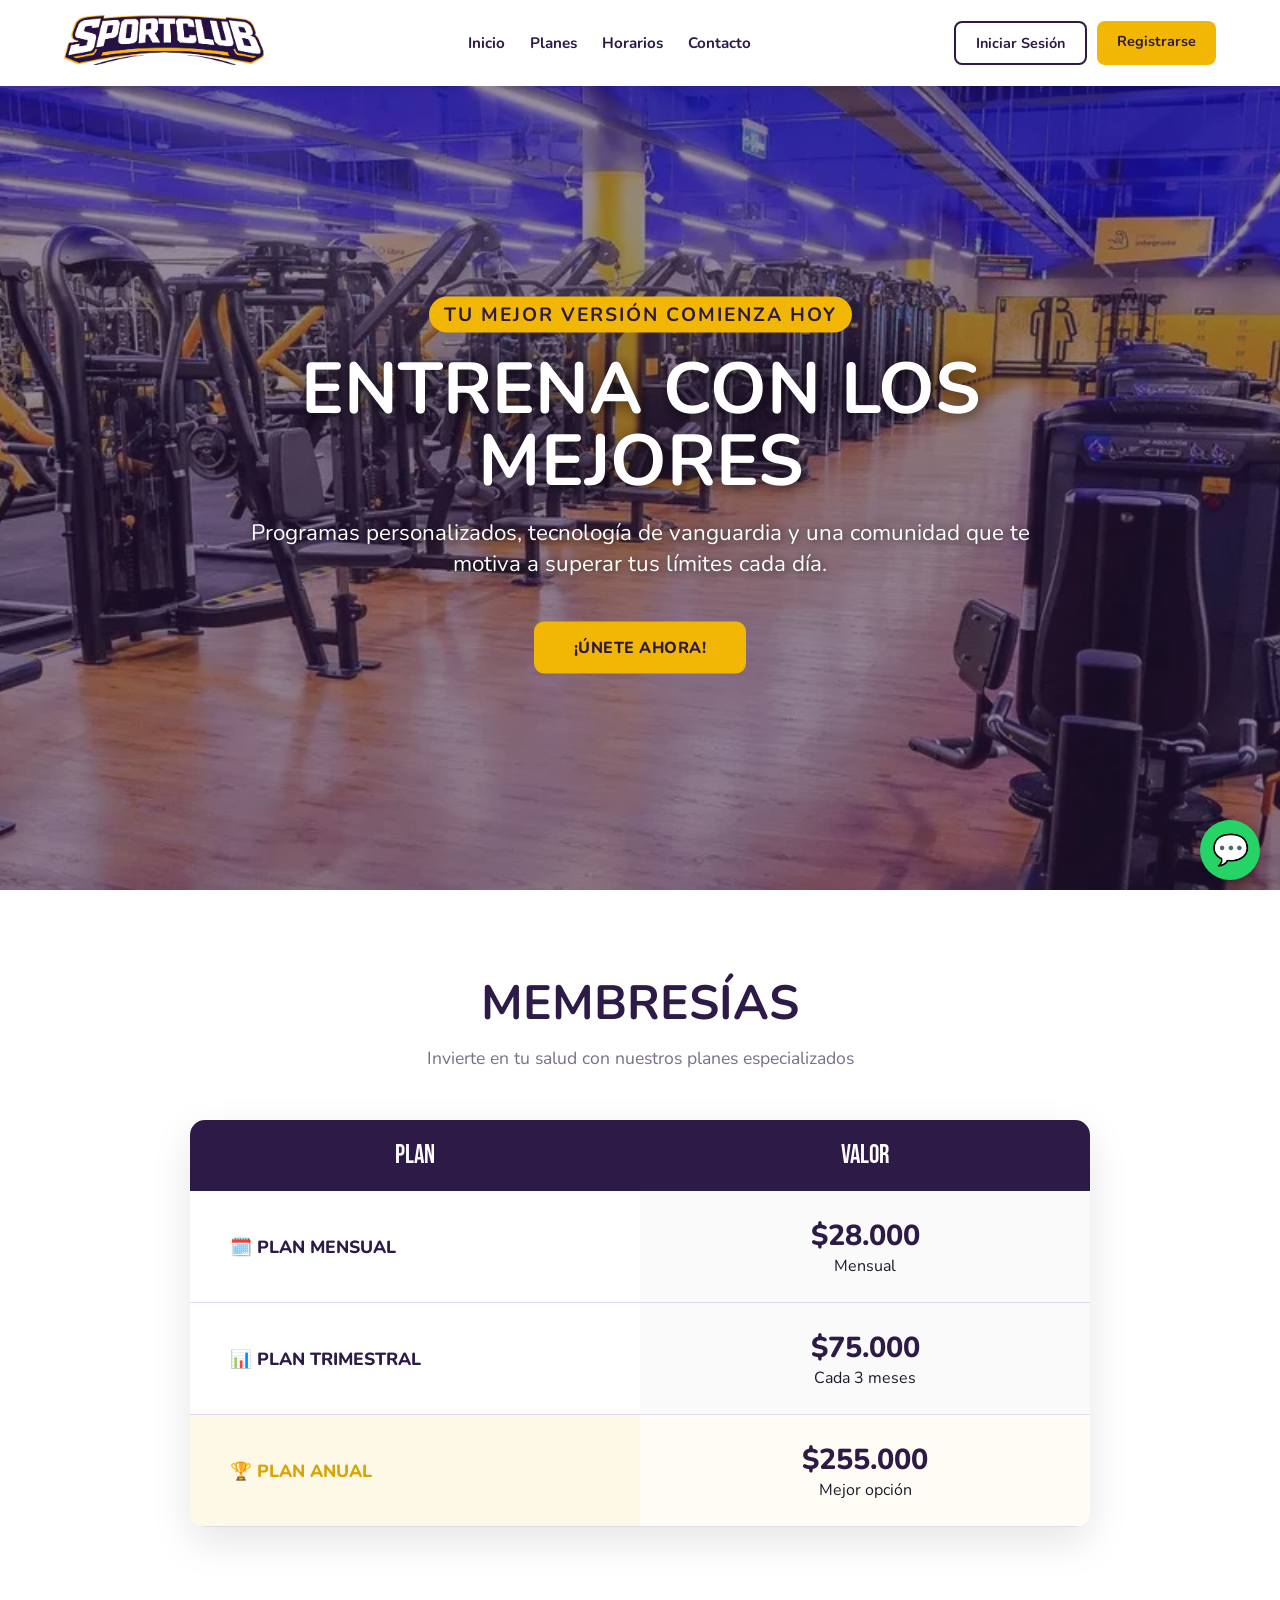
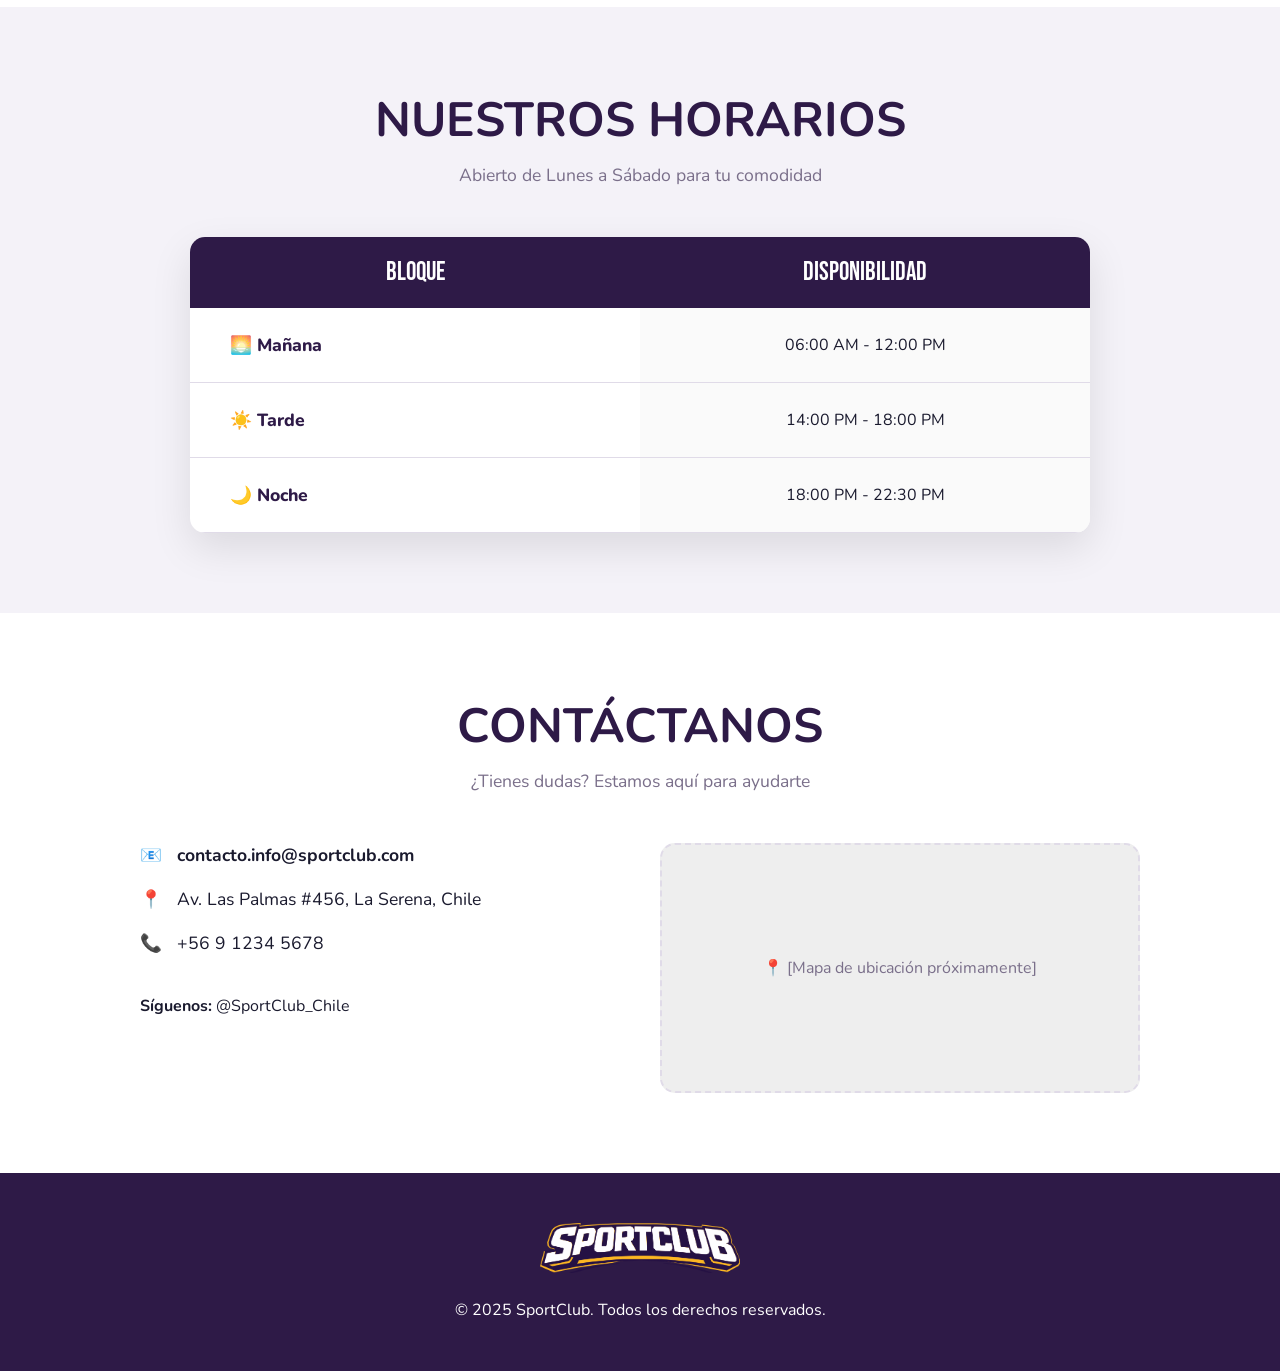
<file: index.html>
<!DOCTYPE html>
<html lang="es">
<head>
  <meta charset="UTF-8">
  <meta name="viewport" content="width=device-width, initial-scale=1.0">
  <title>SportClub – Tu mejor versión comienza hoy</title>
  <link rel="icon" href="img/logo.jpg" type="image/png">
  <link rel="stylesheet" href="CSS/styles.css">
  <style>
    body {
      overflow-x: hidden;
    }

    .site-header {
      display: flex;
      justify-content: space-between;
      align-items: center;
      padding: 15px 5%;
      background-color: var(--white);
      box-shadow: 0 2px 10px rgba(0,0,0,0.1);
      position: fixed;
      top: 0;
      width: 100%;
      z-index: 1000;
    }

    .site-header .logo-container img {
      height: 50px;
    }

    .main-nav ul {
      list-style: none;
      display: flex;
      gap: 25px;
    }

    .main-nav a {
      text-decoration: none;
      color: var(--purple-dark);
      font-weight: 700;
      font-size: 0.95rem;
      transition: color 0.3s;
    }

    .main-nav a:hover {
      color: var(--yellow-hover);
    }

    .header-auth {
      display: flex;
      gap: 10px;
    }

    .header-auth .btn-sm {
      padding: 10px 20px;
      font-size: 0.9rem;
      border-radius: 8px;
      text-decoration: none;
      font-weight: 700;
    }

    .btn-login {
      border: 2px solid var(--purple-dark);
      color: var(--purple-dark);
    }

    .btn-register {
      background-color: var(--yellow);
      color: var(--purple-dark);
    }

    .hero-carousel {
      position: relative;
      width: 100%;
      height: 90vh;
      margin-top: 80px;
      overflow: hidden;
    }

    .carousel-container {
      display: flex;
      width: 300%;
      height: 100%;
      animation: carouselSlide 15s infinite;
    }

    .carousel-item {
      width: 100%;
      height: 100%;
      background-size: cover;
      background-position: center;
      position: relative;
    }

    .carousel-item::after {
      content: '';
      position: absolute;
      top: 0;
      left: 0;
      width: 100%;
      height: 100%;
      background-color: rgba(46, 26, 71, 0.5);
    }

    @keyframes carouselSlide {
      0%, 20% { transform: translateX(0); }
      25%, 45% { transform: translateX(-33.33%); }
      50%, 70% { transform: translateX(-66.66%); }
      75%, 100% { transform: translateX(0); }
    }

    .hero-content {
      position: absolute;
      top: 50%;
      left: 50%;
      transform: translate(-50%, -50%);
      text-align: center;
      color: var(--white);
      z-index: 10;
      width: 90%;
      max-width: 800px;
    }

    .hero-content h1 {
      font-size: 4.5rem;
      line-height: 1;
      margin-bottom: 20px;
      text-shadow: 2px 2px 15px rgba(0,0,0,0.6);
    }

    .hero-content .landing-tagline {
      display: inline-block;
      font-size: 1.2rem;
      font-weight: 700;
      text-transform: uppercase;
      letter-spacing: 2px;
      background-color: var(--yellow);
      color: var(--purple-dark);
      padding: 5px 15px;
      margin-bottom: 20px;
    }

    .hero-content p {
      font-size: 1.4rem;
      margin-bottom: 35px;
      text-shadow: 1px 1px 8px rgba(0,0,0,0.7);
    }

    .planes-section, .horarios-section, .contacto-section {
      padding: 80px 5%;
      background-color: var(--white);
    }

    .section-title {
      text-align: center;
      color: var(--purple-dark);
      font-size: 3rem;
      margin-bottom: 10px;
    }

    .section-subtitle {
      text-align: center;
      color: var(--text-muted);
      margin-bottom: 50px;
      font-size: 1.1rem;
    }

    .pricing-table, .horarios-table {
      max-width: 900px;
      margin: 0 auto;
      background-color: var(--white);
      border-radius: 15px;
      overflow: hidden;
      box-shadow: 0 15px 40px rgba(0,0,0,0.1);
    }

    .pricing-header, .horarios-header {
      display: grid;
      grid-template-columns: 1fr 1fr;
      background-color: var(--purple-dark);
      color: var(--white);
      font-family: 'Bebas Neue', sans-serif;
      font-size: 1.6rem;
      text-align: center;
      padding: 20px 0;
    }

    .pricing-row, .horarios-row {
      display: grid;
      grid-template-columns: 1fr 1fr;
      border-bottom: 1px solid var(--gray-mid);
    }

    .plan-name-col, .horario-col {
      padding: 25px 40px;
      display: flex;
      align-items: center;
      gap: 15px;
      color: var(--purple-dark);
      font-weight: 800;
      font-size: 1.1rem;
    }

    .price-col, .actividad-col {
      padding: 25px 40px;
      text-align: center;
      display: flex;
      flex-direction: column;
      justify-content: center;
      background-color: #fafafa;
    }

    .price-value {
      font-size: 1.8rem;
      font-weight: 800;
      color: var(--purple-dark);
    }

    .contacto-grid {
      display: grid;
      grid-template-columns: 1fr 1fr;
      gap: 40px;
      max-width: 1000px;
      margin: 0 auto;
    }

    .contacto-info {
      display: flex;
      flex-direction: column;
      gap: 20px;
    }

    .info-item {
      display: flex;
      align-items: center;
      gap: 15px;
      font-size: 1.1rem;
    }

    .info-item i {
      font-size: 1.5rem;
      color: var(--purple-dark);
    }

    .map-placeholder {
      width: 100%;
      height: 250px;
      background-color: #eee;
      border-radius: 15px;
      display: flex;
      align-items: center;
      justify-content: center;
      color: var(--text-muted);
      border: 2px dashed var(--gray-mid);
    }

    .whatsapp-float {
      position: fixed;
      bottom: 20px;
      right: 20px;
      background-color: #25d366;
      color: white;
      width: 60px;
      height: 60px;
      border-radius: 50%;
      display: flex;
      align-items: center;
      justify-content: center;
      font-size: 30px;
      box-shadow: 2px 2px 10px rgba(0,0,0,0.2);
      text-decoration: none;
      z-index: 1000;
    }

    .site-footer {
      background-color: var(--purple-dark);
      color: white;
      padding: 50px 5%;
      text-align: center;
    }

    @media (max-width: 768px) {
      .main-nav { display: none; }
      .hero-content h1 { font-size: 3rem; }
      .contacto-grid { grid-template-columns: 1fr; }
    }
  </style>
</head>
<body>

  <header class="site-header">
    <div class="logo-container">
      <img src="logo_empresa_letra_v1.png" alt="SportClub">
    </div>
    <nav class="main-nav">
      <ul>
        <li><a href="#">Inicio</a></li>
        <li><a href="#planes">Planes</a></li>
        <li><a href="#horarios">Horarios</a></li>
        <li><a href="#contacto">Contacto</a></li>
      </ul>
    </nav>
    <div class="header-auth">
      <a href="login.html" class="btn-sm btn-login">Iniciar Sesión</a>
      <a href="register.html" class="btn-sm btn-register">Registrarse</a>
    </div>
  </header>

  <section class="hero-carousel">
    <div class="carousel-container">
      <div class="carousel-item" style="background-image: url('img/gim1.webp');"></div>
      <div class="carousel-item" style="background-image: url('img/gim2.webp');"></div>
      <div class="carousel-item" style="background-image: url('img/gim3.jpg');"></div>
    </div>
    <div class="hero-content">
      <span class="landing-tagline">Tu mejor versión comienza hoy</span>
      <h1>ENTRENA CON LOS MEJORES</h1>
      <p>Programas personalizados, tecnología de vanguardia y una comunidad que te motiva a superar tus límites cada día.</p>
      <div style="display:flex; gap:15px; justify-content:center;">
        <a href="register.html" class="btn-primary btn-yellow" style="width:auto; padding:15px 40px; text-decoration:none;">¡ÚNETE AHORA!</a>
      </div>
    </div>
  </section>

  <section id="planes" class="planes-section">
    <h2 class="section-title">MEMBRESÍAS</h2>
    <p class="section-subtitle">Invierte en tu salud con nuestros planes especializados</p>
    <div class="pricing-table">
      <div class="pricing-header">
        <div>PLAN</div>
        <div>VALOR</div>
      </div>
      <div class="pricing-row">
        <div class="plan-name-col">🗓️ PLAN MENSUAL</div>
        <div class="price-col">
          <span class="price-value">$28.000</span>
          <span class="price-duration">Mensual</span>
        </div>
      </div>
      <div class="pricing-row">
        <div class="plan-name-col">📊 PLAN TRIMESTRAL</div>
        <div class="price-col">
          <span class="price-value">$75.000</span>
          <span class="price-duration">Cada 3 meses</span>
        </div>
      </div>
      <div class="pricing-row" style="background-color: #fef8e6;">
        <div class="plan-name-col" style="color:#d9a404;">🏆 PLAN ANUAL</div>
        <div class="price-col" style="background-color: #fffdf5;">
          <span class="price-value">$255.000</span>
          <span class="price-duration">Mejor opción</span>
        </div>
      </div>
    </div>
  </section>

  <section id="horarios" class="horarios-section" style="background-color: var(--gray-light);">
    <h2 class="section-title">NUESTROS HORARIOS</h2>
    <p class="section-subtitle">Abierto de Lunes a Sábado para tu comodidad</p>
    <div class="horarios-table">
      <div class="horarios-header">
        <div>BLOQUE</div>
        <div>DISPONIBILIDAD</div>
      </div>
      <div class="horarios-row">
        <div class="horario-col">🌅 Mañana</div>
        <div class="actividad-col">06:00 AM - 12:00 PM</div>
      </div>
      <div class="horarios-row">
        <div class="horario-col">☀️ Tarde</div>
        <div class="actividad-col">14:00 PM - 18:00 PM</div>
      </div>
      <div class="horarios-row">
        <div class="horario-col">🌙 Noche</div>
        <div class="actividad-col">18:00 PM - 22:30 PM</div>
      </div>
    </div>
  </section>

  <section id="contacto" class="contacto-section">
    <h2 class="section-title">CONTÁCTANOS</h2>
    <p class="section-subtitle">¿Tienes dudas? Estamos aquí para ayudarte</p>
    <div class="contacto-grid">
      <div class="contacto-info">
        <div class="info-item">
          <span>📧</span>
          <strong>contacto.info@sportclub.com</strong>
        </div>
        <div class="info-item">
          <span>📍</span>
          <span>Av. Las Palmas #456, La Serena, Chile</span>
        </div>
        <div class="info-item">
          <span>📞</span>
          <span>+56 9 1234 5678</span>
        </div>
        <div style="margin-top:20px;">
            <p><strong>Síguenos:</strong> @SportClub_Chile</p>
        </div>
      </div>
      <div class="map-placeholder">
        📍 [Mapa de ubicación próximamente]
      </div>
    </div>
  </section>

  <a href="#" class="whatsapp-float">💬</a>

  <footer class="site-footer">
    <img src="logo_empresa_letra_v1.png" alt="SportClub" style="height:50px; margin-bottom:20px;">
    <p>© 2025 SportClub. Todos los derechos reservados.</p>
  </footer>

</body>
</html>
</file>
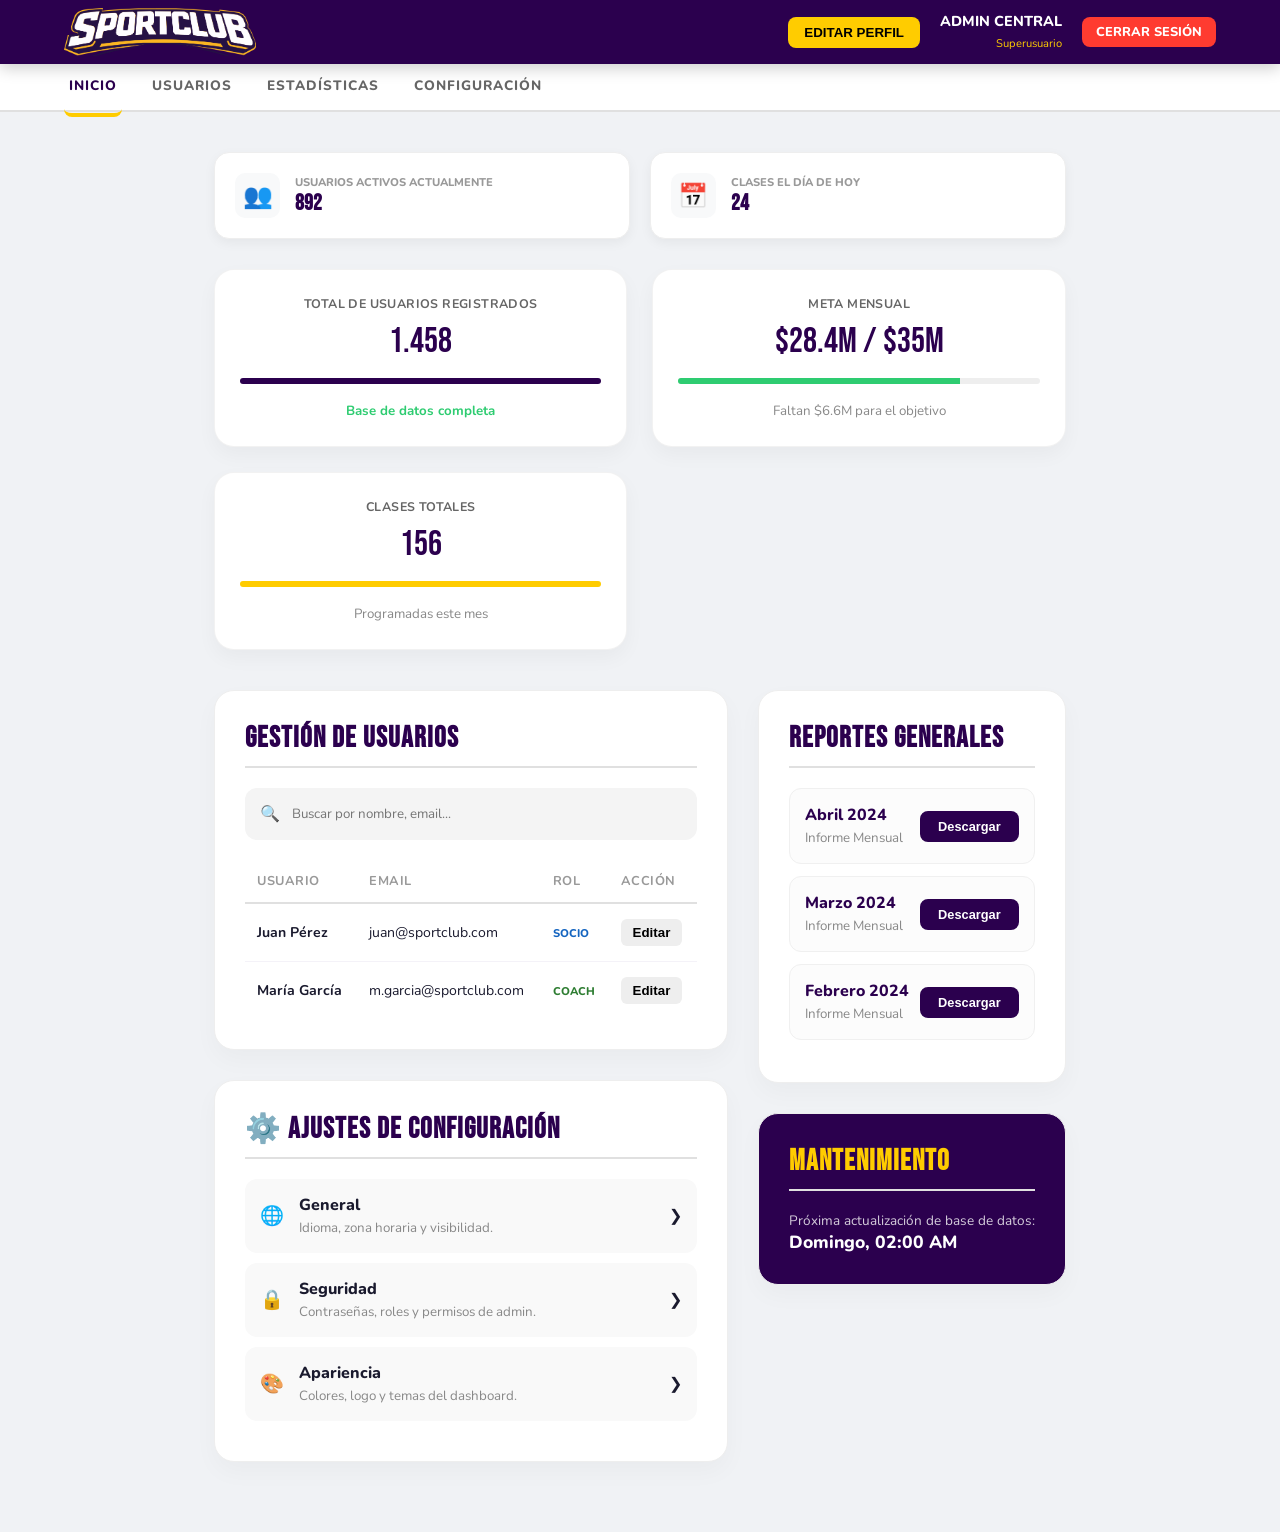
<file: dashboard-admin.html>
<!DOCTYPE html>
<html lang="es">
<head>
  <meta charset="UTF-8">
  <meta name="viewport" content="width=device-width, initial-scale=1.0">
  <title>Panel Control Interactivo – SportClub</title>
  <link rel="stylesheet" href="CSS/styles.css">
  <link rel="icon" href="img/logo.jpg" type="image/png">
  <style>
    :root {
      --purple-dark: #2b004e;
      --yellow: #ffcc00;
      --gray-mid: #e0e0e0;
      --text-muted: #666;
      --success: #2ecc71;
    }

    body.dashboard {
      background-color: #f0f2f5;
      margin: 0;
      font-family: 'Nunito', sans-serif;
    }

    .dash-header {
      background-color: var(--purple-dark);
      padding: 12px 5%;
      display: flex;
      justify-content: space-between;
      align-items: center;
      box-shadow: 0 4px 15px rgba(0,0,0,0.2);
    }

    .dash-header img { height: 48px; }

    .dash-nav {
      background: white;
      padding: 0 5%;
      display: flex;
      gap: 25px;
      border-bottom: 2px solid var(--gray-mid);
    }

    .dash-nav a {
      padding: 18px 5px;
      text-decoration: none;
      color: var(--text-muted);
      font-weight: 800;
      font-size: 0.85rem;
      text-transform: uppercase;
      letter-spacing: 1px;
      border-bottom: 4px solid transparent;
      transition: all 0.3s;
    }

    .dash-nav a.active, .dash-nav a:hover {
      color: var(--purple-dark);
      border-bottom-color: var(--yellow);
    }

    .dash-main {
      padding: 40px 5%;
      max-width: 1400px;
      margin: 0 auto;
    }

    
    .info-cards-row {
      display: grid;
      grid-template-columns: repeat(auto-fit, minmax(250px, 1fr));
      gap: 20px;
      margin-bottom: 30px;
    }

    .info-card-box {
      background: white;
      padding: 20px;
      border-radius: 15px;
      display: flex;
      align-items: center;
      gap: 15px;
      box-shadow: 0 4px 12px rgba(0,0,0,0.05);
      border: 1px solid #eee;
    }

    .info-card-box .icon {
      font-size: 1.5rem;
      width: 45px;
      height: 45px;
      background: #f8f9fa;
      display: flex;
      align-items: center;
      justify-content: center;
      border-radius: 10px;
    }

    .info-card-box .data span {
      display: block;
      font-size: 0.7rem;
      font-weight: 800;
      color: #999;
      text-transform: uppercase;
    }

    .info-card-box .data strong {
      display: block;
      font-size: 1.4rem;
      color: var(--purple-dark);
      font-family: 'Bebas Neue', sans-serif;
    }

    .stat-grid {
      display: grid;
      grid-template-columns: repeat(auto-fit, minmax(280px, 1fr));
      gap: 25px;
      margin-bottom: 40px;
    }

    .stat-card {
      background: white;
      padding: 25px;
      border-radius: 20px;
      box-shadow: 0 8px 20px rgba(0,0,0,0.04);
      position: relative;
      border: 1px solid rgba(0,0,0,0.05);
    }

    .stat-label {
      display: block;
      font-size: 0.75rem;
      font-weight: 800;
      color: #888;
      text-transform: uppercase;
      margin-bottom: 8px;
    }

    .stat-value {
      font-size: 2.2rem;
      color: var(--purple-dark);
      font-family: 'Bebas Neue', sans-serif;
      display: block;
    }

    .stat-progress-bar {
      height: 6px;
      background: #eee;
      border-radius: 10px;
      margin: 15px 0;
      overflow: hidden;
    }

    .progress-fill {
      height: 100%;
      background: var(--purple-dark);
    }

    .dashboard-content {
      display: grid;
      grid-template-columns: 2fr 1.2fr;
      gap: 30px;
    }

    .card {
      background: white;
      padding: 30px;
      border-radius: 20px;
      box-shadow: 0 10px 25px rgba(0,0,0,0.03);
      margin-bottom: 30px;
      border: 1px solid #eee;
    }

    .card h3 {
      font-family: 'Bebas Neue', sans-serif;
      color: var(--purple-dark);
      margin-top: 0;
      font-size: 1.8rem;
      margin-bottom: 20px;
    }

    .search-container {
      display: flex;
      background: #f4f4f4;
      border-radius: 12px;
      padding: 5px 15px;
      align-items: center;
      margin-bottom: 20px;
    }

    .search-container input {
      background: transparent;
      border: none;
      padding: 12px;
      flex: 1;
      outline: none;
      font-family: inherit;
    }

    .dash-table {
      width: 100%;
      border-collapse: collapse;
    }

    .dash-table th {
      text-align: left;
      padding: 12px;
      color: #999;
      font-size: 0.8rem;
      text-transform: uppercase;
    }

    .dash-table td {
      padding: 15px 12px;
      border-top: 1px solid #f9f9f9;
    }

    .report-row {
      display: flex;
      justify-content: space-between;
      align-items: center;
      padding: 15px;
      background: #fcfcfc;
      border: 1px solid #f0f0f0;
      border-radius: 12px;
      margin-bottom: 12px;
    }

    .btn-download {
      background: var(--purple-dark);
      color: white;
      border: none;
      padding: 8px 18px;
      border-radius: 8px;
      font-weight: 700;
      cursor: pointer;
      font-size: 0.8rem;
      transition: 0.3s;
    }

    .btn-download:hover { background: var(--yellow); color: var(--purple-dark); }

    .btn-edit {
      background: #eee;
      border: none;
      padding: 6px 12px;
      border-radius: 6px;
      font-weight: 700;
      cursor: pointer;
    }

    .config-item {
      display: flex;
      align-items: center;
      gap: 15px;
      padding: 15px;
      background: #f9f9f9;
      border-radius: 12px;
      margin-bottom: 10px;
      cursor: pointer;
      transition: 0.3s;
    }

    .config-item:hover { background: #f0f0f0; }

    .modal {
      display: none;
      position: fixed;
      z-index: 9999;
      left: 0; top: 0; width: 100%; height: 100%;
      background: rgba(43, 0, 78, 0.8);
      align-items: center; justify-content: center;
    }

    .modal-content {
      background: white;
      padding: 35px;
      border-radius: 25px;
      width: 90%; max-width: 400px;
    }

    .modal-content input {
      width: 100%; padding: 12px; margin: 10px 0 20px 0;
      border: 1px solid #ddd; border-radius: 10px; box-sizing: border-box;
    }

    @media (max-width: 1000px) {
      .dashboard-content { grid-template-columns: 1fr; }
    }
  </style>
</head>
<body class="dashboard">

  <header class="dash-header">
    <img src="logo_empresa_letra_v1.png" alt="SportClub">
    <div style="display: flex; gap: 20px; align-items: center;">
      <button onclick="openAdminModal()" style="background: var(--yellow); border: none; padding: 8px 16px; border-radius: 8px; font-weight: 800; cursor: pointer;">EDITAR PERFIL</button>
      <div style="text-align: right;">
        <div id="display-admin-name" style="color: white; font-weight: 800; font-size: 0.9rem;">ADMIN CENTRAL</div>
        <small id="display-admin-role" style="color: var(--yellow); font-size: 0.7rem;">Superusuario</small>
      </div>
      <a href="index.html" style="text-decoration: none; background: #ff3b30; color: white; padding: 6px 14px; border-radius: 8px; font-size: 0.8rem; font-weight: 800;">CERRAR SESIÓN</a>
    </div>
  </header>

  <nav class="dash-nav">
    <a href="#" class="active">Inicio</a>
    <a href="#gestion-usuarios">Usuarios</a>
    <a href="#reportes">Estadísticas</a>
    <a href="#config-section">Configuración</a>
  </nav>

  <main class="dash-main">

    <div class="info-cards-row">
      <div class="info-card-box">
        <div class="icon">👥</div>
        <div class="data">
          <span>Usuarios activos actualmente</span>
          <strong>892</strong>
        </div>
      </div>
      <div class="info-card-box">
        <div class="icon">📅</div>
        <div class="data">
          <span>Clases el día de hoy</span>
          <strong>24</strong>
        </div>
      </div>
    </div>
    
    <div class="stat-grid">
      <div class="stat-card">
        <span class="stat-label">Total de usuarios registrados</span>
        <span class="stat-value">1.458</span>
        <div class="stat-progress-bar">
          <div class="progress-fill" style="width: 100%;"></div>
        </div>
        <small style="color: var(--success); font-weight: 700;">Base de datos completa</small>
      </div>
      <div class="stat-card">
        <span class="stat-label">Meta Mensual</span>
        <span class="stat-value">$28.4M / $35M</span>
        <div class="stat-progress-bar">
          <div class="progress-fill" style="width: 78%; background: var(--success);"></div>
        </div>
        <small style="color: #888;">Faltan $6.6M para el objetivo</small>
      </div>
      <div class="stat-card">
        <span class="stat-label">Clases Totales</span>
        <span class="stat-value">156</span>
        <div class="stat-progress-bar">
          <div class="progress-fill" style="width: 100%; background: var(--yellow);"></div>
        </div>
        <small style="color: #888;">Programadas este mes</small>
      </div>
    </div>

    <div class="dashboard-content">
      
      <div class="left-col">
        <div class="card" id="gestion-usuarios">
          <h3>Gestión de Usuarios</h3>
          <div class="search-container">
            <span>🔍</span>
            <input type="text" placeholder="Buscar por nombre, email...">
          </div>
          <table class="dash-table">
            <thead>
              <tr>
                <th>Usuario</th>
                <th>Email</th>
                <th>Rol</th>
                <th>Acción</th>
              </tr>
            </thead>
            <tbody>
              <tr>
                <td><strong>Juan Pérez</strong></td>
                <td>juan@sportclub.com</td>
                <td><span style="color: #1565c0; font-weight: 800; font-size: 0.7rem;">SOCIO</span></td>
                <td><button class="btn-edit" onclick="openEditModal('Juan Pérez', 'juan@sportclub.com')">Editar</button></td>
              </tr>
              <tr>
                <td><strong>María García</strong></td>
                <td>m.garcia@sportclub.com</td>
                <td><span style="color: #2e7d32; font-weight: 800; font-size: 0.7rem;">COACH</span></td>
                <td><button class="btn-edit" onclick="openEditModal('María García', 'm.garcia@sportclub.com')">Editar</button></td>
              </tr>
            </tbody>
          </table>
        </div>

        <div class="card" id="config-section">
          <h3>⚙️ Ajustes de Configuración</h3>
          <div class="config-item">
            <span style="font-size: 1.2rem;">🌐</span>
            <div style="flex:1">
              <div style="font-weight: 800;">General</div>
              <small style="color: #888;">Idioma, zona horaria y visibilidad.</small>
            </div>
            <span>❯</span>
          </div>
          <div class="config-item">
            <span style="font-size: 1.2rem;">🔒</span>
            <div style="flex:1">
              <div style="font-weight: 800;">Seguridad</div>
              <small style="color: #888;">Contraseñas, roles y permisos de admin.</small>
            </div>
            <span>❯</span>
          </div>
          <div class="config-item">
            <span style="font-size: 1.2rem;">🎨</span>
            <div style="flex:1">
              <div style="font-weight: 800;">Apariencia</div>
              <small style="color: #888;">Colores, logo y temas del dashboard.</small>
            </div>
            <span>❯</span>
          </div>
        </div>
      </div>

      <div class="right-col">
        <div class="card" id="reportes">
          <h3>Reportes Generales</h3>
          <div class="report-row">
            <div>
              <div style="font-weight: 800; color: var(--purple-dark);">Abril 2024</div>
              <small style="color: #888;">Informe Mensual</small>
            </div>
            <button class="btn-download">Descargar</button>
          </div>
          <div class="report-row">
            <div>
              <div style="font-weight: 800; color: var(--purple-dark);">Marzo 2024</div>
              <small style="color: #888;">Informe Mensual</small>
            </div>
            <button class="btn-download">Descargar</button>
          </div>
          <div class="report-row">
            <div>
              <div style="font-weight: 800; color: var(--purple-dark);">Febrero 2024</div>
              <small style="color: #888;">Informe Mensual</small>
            </div>
            <button class="btn-download">Descargar</button>
          </div>
        </div>

        <div class="card" style="background: var(--purple-dark); color: white;">
          <h3 style="color: var(--yellow);">Mantenimiento</h3>
          <p style="font-size: 0.85rem; opacity: 0.8;">Próxima actualización de base de datos:</p>
          <div style="font-weight: 800; font-size: 1.1rem;">Domingo, 02:00 AM</div>
        </div>
      </div>

    </div>
  </main>

  <div id="adminModal" class="modal">
    <div class="modal-content">
      <h3 style="font-family: 'Bebas Neue'; color: var(--purple-dark); margin-top: 0;">Editar Admin</h3>
      <label style="font-size: 0.8rem; font-weight: 800;">Nombre</label>
      <input type="text" id="input-admin-name" value="ADMIN CENTRAL">
      <label style="font-size: 0.8rem; font-weight: 800;">Rango</label>
      <input type="text" id="input-admin-role" value="Superusuario">
      <button class="btn-download" style="width: 100%;" onclick="saveAdminChanges()">Guardar Cambios</button>
      <button class="btn-download" style="width: 100%; background: #eee; color: #333; margin-top: 10px;" onclick="closeAdminModal()">Cancelar</button>
    </div>
  </div>

  <div id="editUserModal" class="modal">
    <div class="modal-content">
      <h3 style="font-family: 'Bebas Neue'; color: var(--purple-dark); margin-top: 0;">Editar Usuario</h3>
      <label style="font-size: 0.8rem; font-weight: 800;">Nombre</label>
      <input type="text" id="edit-user-name">
      <label style="font-size: 0.8rem; font-weight: 800;">Email</label>
      <input type="email" id="edit-user-email">
      <button class="btn-download" style="width: 100%;" onclick="closeEditModal()">Actualizar</button>
      <button class="btn-download" style="width: 100%; background: #eee; color: #333; margin-top: 10px;" onclick="closeEditModal()">Cerrar</button>
    </div>
  </div>

  <script>
    function openAdminModal() { document.getElementById('adminModal').style.display = 'flex'; }
    function closeAdminModal() { document.getElementById('adminModal').style.display = 'none'; }
    
    function saveAdminChanges() {
      document.getElementById('display-admin-name').innerText = document.getElementById('input-admin-name').value;
      document.getElementById('display-admin-role').innerText = document.getElementById('input-admin-role').value;
      closeAdminModal();
    }

    function openEditModal(name, email) {
      document.getElementById('edit-user-name').value = name;
      document.getElementById('edit-user-email').value = email;
      document.getElementById('editUserModal').style.display = 'flex';
    }

    function closeEditModal() { document.getElementById('editUserModal').style.display = 'none'; }

    window.onclick = function(e) {
      if(e.target.className === 'modal') { closeAdminModal(); closeEditModal(); }
    }
  </script>
</body>
</html>
</file>
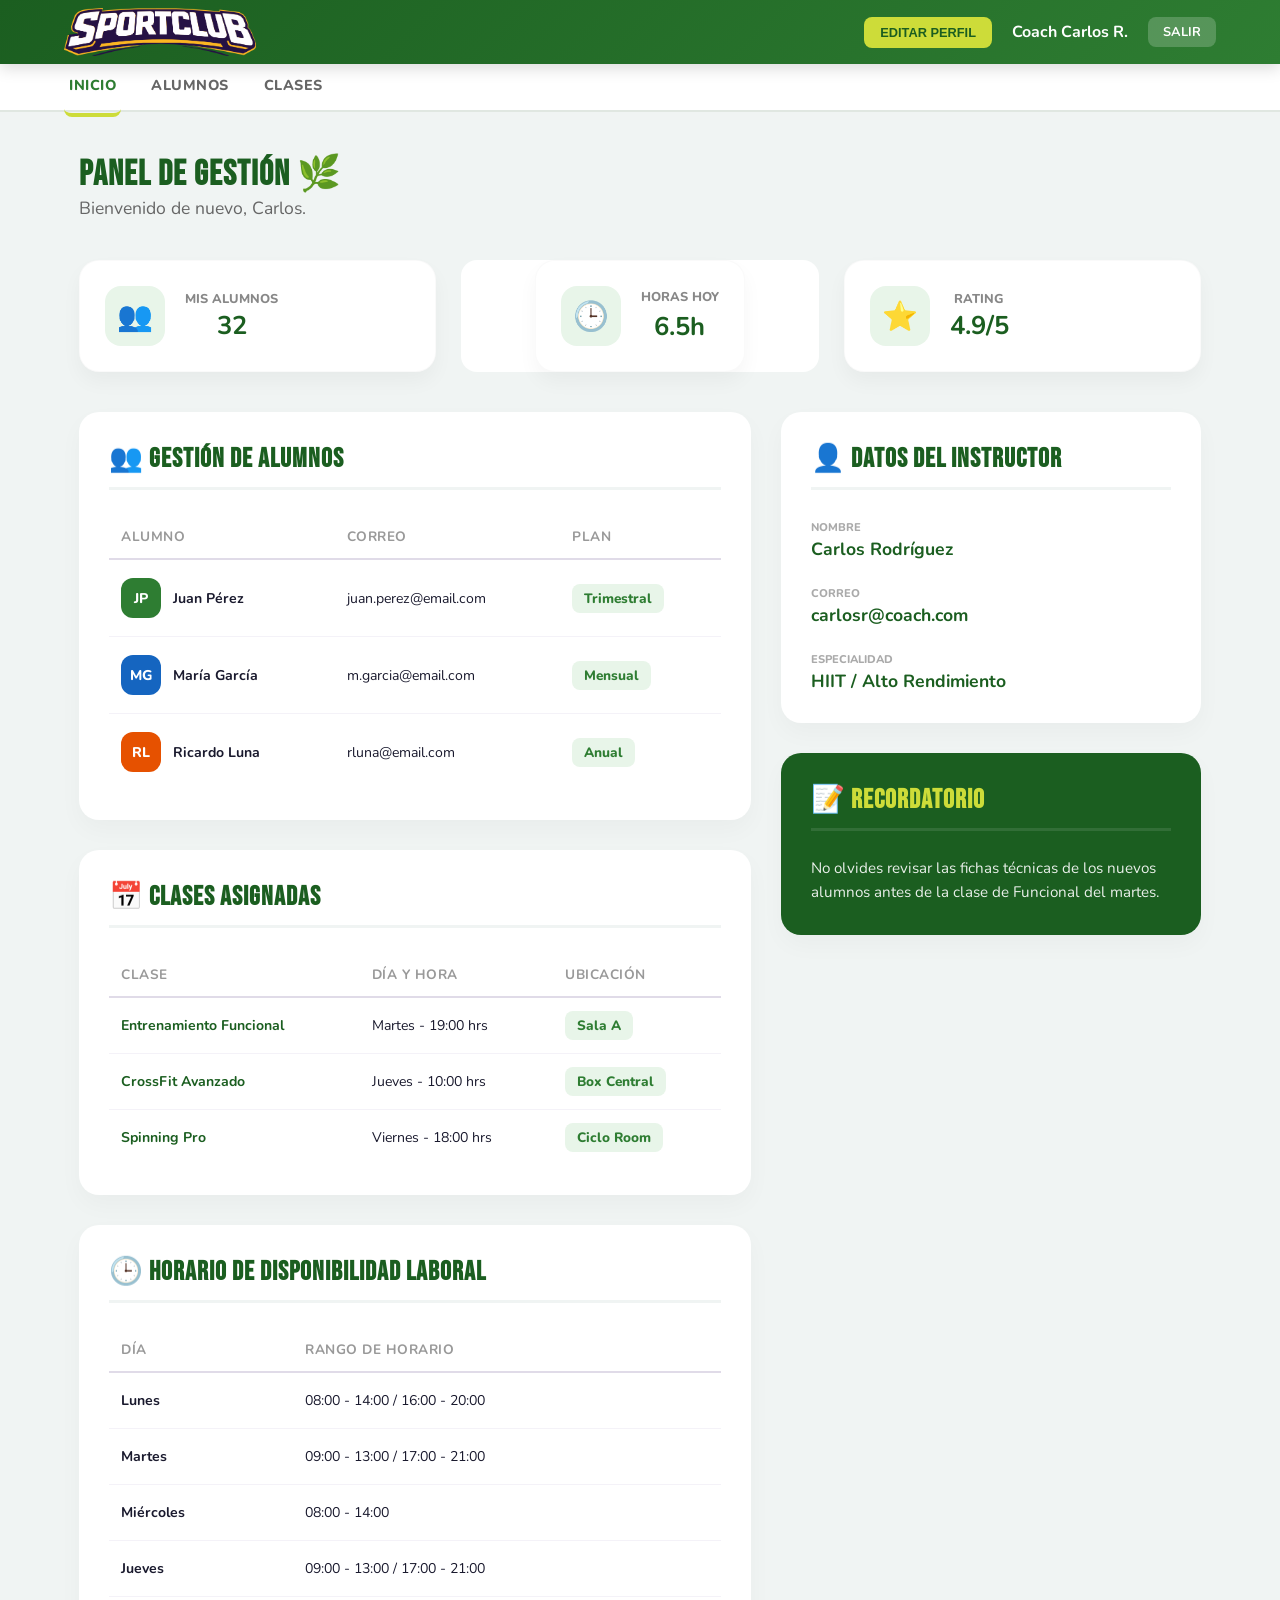
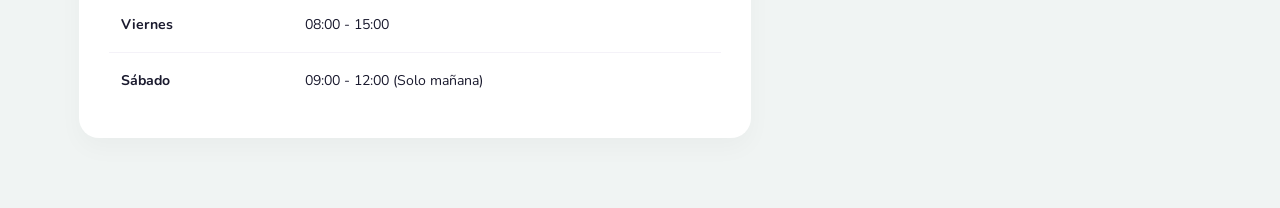
<file: dashboard-coach.html>
<!DOCTYPE html>
<html lang="es">
<head>
  <meta charset="UTF-8">
  <meta name="viewport" content="width=device-width, initial-scale=1.0">
  <title>Panel Coach – SportClub</title>
  <link rel="stylesheet" href="CSS/styles.css">
  <link rel="icon" href="img/logo.jpg" type="image/png">
  <style>
    body.dashboard {
      background-color: #f0f4f3;
      margin: 0;
      font-family: 'Nunito', sans-serif;
    }

    .dash-header {
      background: linear-gradient(135deg, #1b5e20 0%, #2e7d32 100%);
      padding: 12px 5%;
      display: flex;
      justify-content: space-between;
      align-items: center;
      box-shadow: 0 4px 15px rgba(0,0,0,0.15);
    }

    .dash-header img {
      height: 48px;
    }

    .dash-nav {
      background: white;
      padding: 0 5%;
      display: flex;
      gap: 25px;
      border-bottom: 2px solid #e0e7e1;
    }

    .dash-nav a {
      padding: 18px 5px;
      text-decoration: none;
      color: #666;
      font-weight: 800;
      font-size: 0.9rem;
      text-transform: uppercase;
      letter-spacing: 0.5px;
      border-bottom: 4px solid transparent;
      transition: all 0.3s;
    }

    .dash-nav a.active, .dash-nav a:hover {
      color: #2e7d32;
      border-bottom-color: #cddc39;
    }

    .dash-main {
      padding: 40px 5%;
      max-width: 1250px;
      margin: 0 auto;
    }

    .stat-grid {
      display: grid;
      grid-template-columns: repeat(auto-fit, minmax(220px, 1fr));
      gap: 25px;
      margin-bottom: 40px;
    }

    .stat-card {
      background: white;
      padding: 25px;
      border-radius: 20px;
      display: flex;
      align-items: center;
      gap: 20px;
      box-shadow: 0 10px 20px rgba(0,0,0,0.04);
      border: 1px solid rgba(0,0,0,0.02);
      transition: transform 0.3s;
    }

    .stat-card:hover {
      transform: translateY(-8px);
    }

    .stat-icon {
      width: 60px;
      height: 60px;
      background: #e8f5e9;
      border-radius: 16px;
      display: flex;
      align-items: center;
      justify-content: center;
      font-size: 1.8rem;
    }

    .stat-info span {
      display: block;
      font-size: 0.8rem;
      color: #888;
      font-weight: 800;
      text-transform: uppercase;
    }

    .stat-info strong {
      font-size: 1.6rem;
      color: #1b5e20;
    }

    .dashboard-content {
      display: grid;
      grid-template-columns: 1.6fr 1fr;
      gap: 30px;
    }

    .card {
      background: white;
      padding: 30px;
      border-radius: 20px;
      box-shadow: 0 10px 25px rgba(0,0,0,0.03);
      margin-bottom: 30px;
    }

    .card h3 {
      font-family: 'Bebas Neue', sans-serif;
      font-size: 1.7rem;
      margin-bottom: 25px;
      color: #1b5e20;
      display: flex;
      align-items: center;
      gap: 12px;
      border-bottom: 3px solid #f0f4f3;
      padding-bottom: 12px;
    }

    .dash-table {
      width: 100%;
      border-collapse: collapse;
    }

    .dash-table th {
      text-align: left;
      font-size: 0.85rem;
      color: #999;
      padding: 12px;
      text-transform: uppercase;
    }

    .dash-table td {
      padding: 18px 12px;
      border-top: 1px solid #f5f5f5;
    }

    .badge-time {
      background: #e8f5e9;
      color: #2e7d32;
      padding: 5px 12px;
      border-radius: 8px;
      font-weight: 800;
      font-size: 0.85rem;
    }

    .user-row {
      display: flex;
      align-items: center;
      gap: 12px;
    }

    .user-avatar {
      width: 40px;
      height: 40px;
      background: #2e7d32;
      color: white;
      border-radius: 12px;
      display: flex;
      align-items: center;
      justify-content: center;
      font-weight: 800;
    }

    .btn-action {
      background: #2e7d32;
      color: white;
      border: none;
      padding: 10px 20px;
      border-radius: 10px;
      font-weight: 700;
      cursor: pointer;
      transition: 0.3s;
    }

    .btn-action:hover {
      background: #cddc39;
      color: #1b5e20;
    }

    .btn-edit-coach {
      background: #cddc39;
      color: #1b5e20;
      border: none;
      padding: 8px 16px;
      border-radius: 8px;
      font-weight: 800;
      cursor: pointer;
      font-size: 0.8rem;
    }

    .modal {
      display: none;
      position: fixed;
      z-index: 3000;
      left: 0; top: 0; width: 100%; height: 100%;
      background: rgba(27, 94, 32, 0.7);
      backdrop-filter: blur(4px);
      align-items: center;
      justify-content: center;
    }

    .modal-content {
      background: white;
      padding: 40px;
      border-radius: 25px;
      width: 90%;
      max-width: 450px;
      box-shadow: 0 25px 50px rgba(0,0,0,0.2);
    }

    .modal-content input {
      width: 100%;
      padding: 14px;
      margin: 10px 0 20px 0;
      border: 2px solid #eee;
      border-radius: 12px;
      font-family: inherit;
    }

    @media (max-width: 900px) {
      .dashboard-content { grid-template-columns: 1fr; }
    }
  </style>
</head>
<body class="dashboard">

  <header class="dash-header">
    <img src="logo_empresa_letra_v1.png" alt="SportClub">
    <div style="display: flex; gap: 20px; align-items: center;">
      <button class="btn-edit-coach" onclick="openModal()">EDITAR PERFIL</button>
      <span id="coach-name-header" style="color: white; font-weight: 700;">Coach Carlos R.</span>
      <a href="index.html" style="text-decoration: none; background: rgba(255,255,255,0.2); color: white; padding: 6px 15px; border-radius: 8px; font-size: 0.8rem; font-weight: 700;">SALIR</a>
    </div>
  </header>

  <nav class="dash-nav">
    <a href="#" class="active">Inicio</a>
    <a href="#alumnos">Alumnos</a>
    <a href="#clases">Clases</a>
  </nav>

  <main class="dash-main">
    
    <div style="margin-bottom: 40px;">
      <h2 style="color: #1b5e20; font-size: 2.2rem; margin: 0;">Panel de Gestión 🌿</h2>
      <p style="color: #666; font-size: 1.1rem;">Bienvenido de nuevo, <span id="coach-name-welcome">Carlos</span>.</p>
    </div>

    <div class="stat-grid">
      <div class="stat-card">
        <div class="stat-icon">👥</div>
        <div class="stat-info"><span>Mis Alumnos</span><strong>32</strong></div>
      </div>
      <div class="stat-icon" style="background: white; border: none; width: auto; height: auto;">
         <div class="stat-card">
           <div class="stat-icon">🕒</div>
           <div class="stat-info"><span>Horas Hoy</span><strong>6.5h</strong></div>
         </div>
      </div>
      <div class="stat-card">
        <div class="stat-icon">⭐</div>
        <div class="stat-info"><span>Rating</span><strong>4.9/5</strong></div>
      </div>
    </div>

    <div class="dashboard-content">
      
      <div class="left-col">
        <div class="card" id="alumnos">
          <h3>👥 Gestión de Alumnos</h3>
          <table class="dash-table">
            <thead>
              <tr>
                <th>Alumno</th>
                <th>Correo</th>
                <th>Plan</th>
              </tr>
            </thead>
            <tbody>
              <tr>
                <td><div class="user-row"><div class="user-avatar">JP</div><strong>Juan Pérez</strong></div></td>
                <td>juan.perez@email.com</td>
                <td><span class="badge-time">Trimestral</span></td>
              </tr>
              <tr>
                <td><div class="user-row"><div class="user-avatar" style="background:#1565c0">MG</div><strong>María García</strong></div></td>
                <td>m.garcia@email.com</td>
                <td><span class="badge-time">Mensual</span></td>
              </tr>
              <tr>
                <td><div class="user-row"><div class="user-avatar" style="background:#e65100">RL</div><strong>Ricardo Luna</strong></div></td>
                <td>rluna@email.com</td>
                <td><span class="badge-time">Anual</span></td>
              </tr>
            </tbody>
          </table>
        </div>

        <div class="card" id="clases">
          <h3>📅 Clases Asignadas</h3>
          <table class="dash-table">
            <thead>
              <tr>
                <th>Clase</th>
                <th>Día y Hora</th>
                <th>Ubicación</th>
              </tr>
            </thead>
            <tbody>
              <tr>
                <td><strong style="color: #1b5e20;">Entrenamiento Funcional</strong></td>
                <td>Martes - 19:00 hrs</td>
                <td><span class="badge-time">Sala A</span></td>
              </tr>
              <tr>
                <td><strong style="color: #1b5e20;">CrossFit Avanzado</strong></td>
                <td>Jueves - 10:00 hrs</td>
                <td><span class="badge-time">Box Central</span></td>
              </tr>
              <tr>
                <td><strong style="color: #1b5e20;">Spinning Pro</strong></td>
                <td>Viernes - 18:00 hrs</td>
                <td><span class="badge-time">Ciclo Room</span></td>
              </tr>
            </tbody>
          </table>
        </div>

        <div class="card" id="horario-semanal">
          <h3>🕒 Horario de Disponibilidad Laboral</h3>
          <table class="dash-table">
            <thead>
              <tr>
                <th>Día</th>
                <th>Rango de Horario</th>
              </tr>
            </thead>
            <tbody>
              <tr>
                <td><strong>Lunes</strong></td>
                <td>08:00 - 14:00 / 16:00 - 20:00</td>
              </tr>
              <tr>
                <td><strong>Martes</strong></td>
                <td>09:00 - 13:00 / 17:00 - 21:00</td>
              </tr>
              <tr>
                <td><strong>Miércoles</strong></td>
                <td>08:00 - 14:00</td>
              </tr>
              <tr>
                <td><strong>Jueves</strong></td>
                <td>09:00 - 13:00 / 17:00 - 21:00</td>
              </tr>
              <tr>
                <td><strong>Viernes</strong></td>
                <td>08:00 - 15:00</td>
              </tr>
              <tr>
                <td><strong>Sábado</strong></td>
                <td>09:00 - 12:00 (Solo mañana)</td>
              </tr>
            </tbody>
          </table>
        </div>
      </div>

      <div class="right-col">
        <div class="card">
          <h3>👤 Datos del Instructor</h3>
          <div style="margin-bottom: 20px;">
            <span style="font-size: 0.7rem; font-weight: 800; color: #aaa; text-transform: uppercase;">Nombre</span>
            <div id="display-coach-name" style="font-weight: 700; color: #1b5e20; font-size: 1.1rem;">Carlos Rodríguez</div>
          </div>
          <div style="margin-bottom: 20px;">
            <span style="font-size: 0.7rem; font-weight: 800; color: #aaa; text-transform: uppercase;">Correo</span>
            <div id="display-coach-email" style="font-weight: 700; color: #1b5e20; font-size: 1.1rem;">carlosr@coach.com</div>
          </div>
          <div>
            <span style="font-size: 0.7rem; font-weight: 800; color: #aaa; text-transform: uppercase;">Especialidad</span>
            <div id="display-coach-spec" style="font-weight: 700; color: #1b5e20; font-size: 1.1rem;">HIIT / Alto Rendimiento</div>
          </div>
        </div>

        <div class="card" style="background: #1b5e20; color: white;">
          <h3 style="color: #cddc39; border-color: rgba(255,255,255,0.1);">📝 Recordatorio</h3>
          <p style="font-size: 0.95rem; line-height: 1.6; opacity: 0.9;">No olvides revisar las fichas técnicas de los nuevos alumnos antes de la clase de Funcional del martes.</p>
        </div>
      </div>

    </div>
  </main>

  <div id="editModal" class="modal">
    <div class="modal-content">
      <h3 style="font-family: 'Bebas Neue'; color: #1b5e20; margin-top: 0; font-size: 1.8rem;">Editar Perfil Coach</h3>
      <label style="font-size: 0.8rem; font-weight: 800; color: #666;">Nombre Completo</label>
      <input type="text" id="input-coach-name" value="Carlos Rodríguez">
      <label style="font-size: 0.8rem; font-weight: 800; color: #666;">Correo Electrónico</label>
      <input type="email" id="input-coach-email" value="carlosr@coach.com">
      <label style="font-size: 0.8rem; font-weight: 800; color: #666;">Especialidad</label>
      <input type="text" id="input-coach-spec" value="HIIT / Alto Rendimiento">
      <div style="display: flex; gap: 15px;">
        <button class="btn-action" style="flex: 1;" onclick="saveCoachChanges()">Guardar</button>
        <button class="btn-action" style="flex: 1; background: #f5f5f5; color: #666;" onclick="closeModal()">Cancelar</button>
      </div>
    </div>
  </div>

  <script>
    function openModal() {
      document.getElementById('editModal').style.display = 'flex';
    }

    function closeModal() {
      document.getElementById('editModal').style.display = 'none';
    }

    function saveCoachChanges() {
      const name = document.getElementById('input-coach-name').value;
      const email = document.getElementById('input-coach-email').value;
      const spec = document.getElementById('input-coach-spec').value;

      document.getElementById('coach-name-header').innerText = "Coach " + name.split(' ')[0] + " " + (name.split(' ')[1] ? name.split(' ')[1][0] + "." : "");
      document.getElementById('coach-name-welcome').innerText = name.split(' ')[0];
      document.getElementById('display-coach-name').innerText = name;
      document.getElementById('display-coach-email').innerText = email;
      document.getElementById('display-coach-spec').innerText = spec;

      closeModal();
    }

    window.onclick = function(event) {
      if (event.target == document.getElementById('editModal')) {
        closeModal();
      }
    }
  </script>

</body>
</html>
</file>
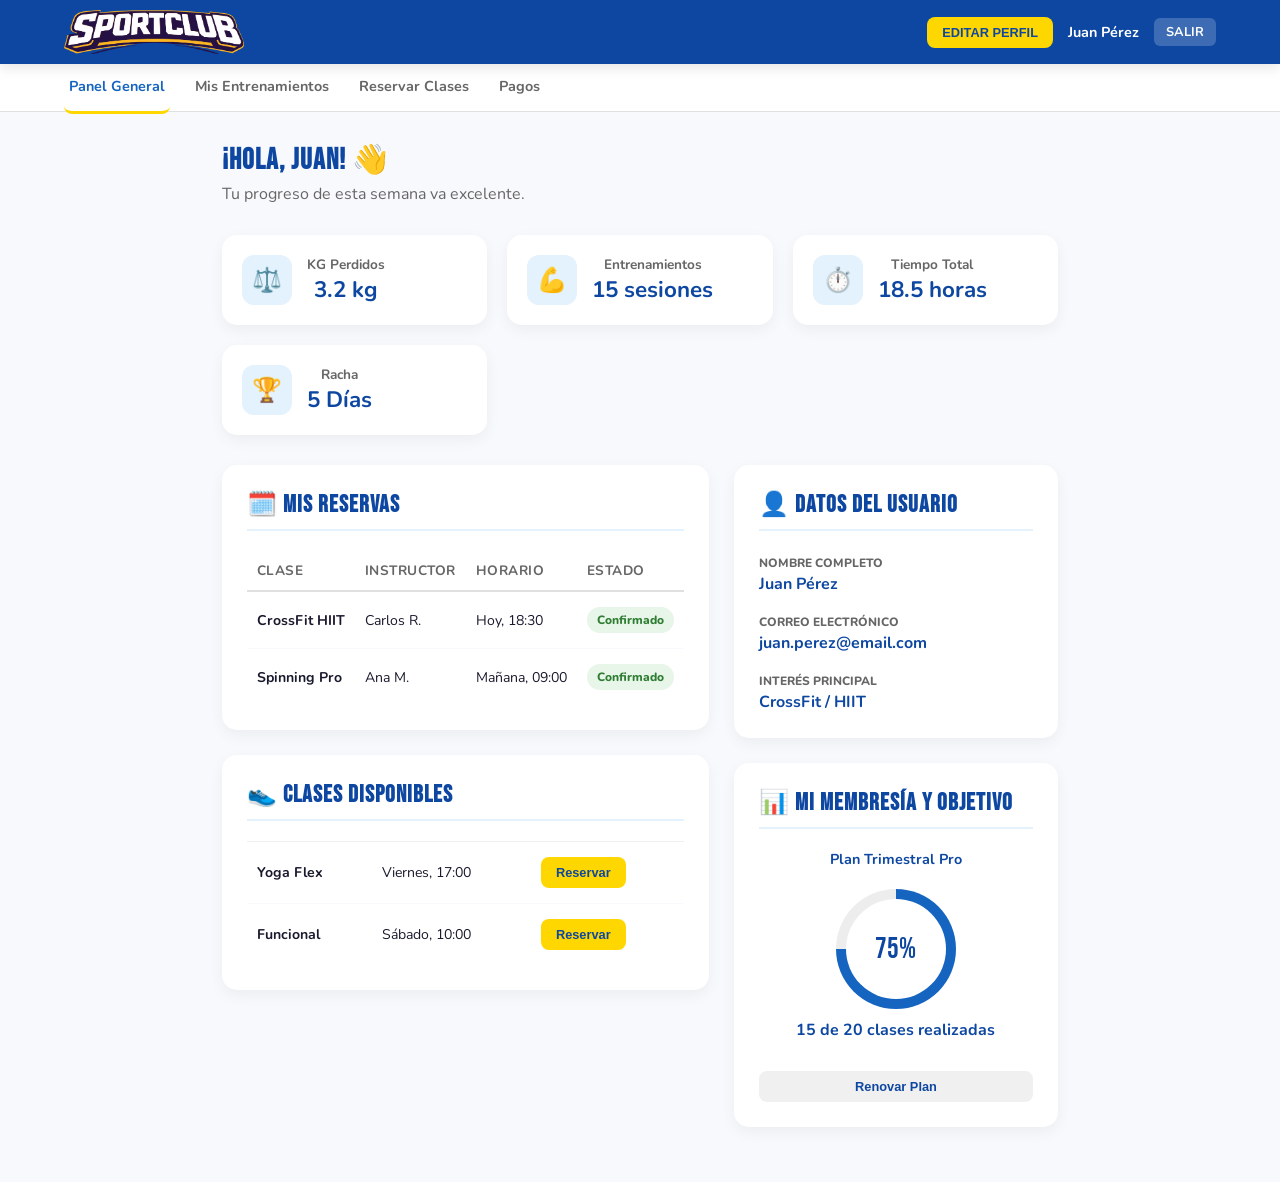
<file: dashboard-user.html>
<!DOCTYPE html>
<html lang="es">
<head>
  <meta charset="UTF-8">
  <meta name="viewport" content="width=device-width, initial-scale=1.0">
  <title>Mi Panel – SportClub</title>
  <link rel="stylesheet" href="CSS/styles.css">
  <link rel="icon" href="img/logo.jpg" type="image/png">
  <style>
    :root {
      --user-blue: #1565C0;
      --user-blue-dark: #0D47A1;
      --user-blue-light: #E3F2FD;
      --accent-yellow: #FFD700;
      --gray-mid: #E0E0E0;
      --gray-light: #F8F9FC;
      --text-muted: #666;
    }

    body.dashboard {
      background-color: #f8f9fc;
      margin: 0;
      font-family: 'Nunito', sans-serif;
    }

    .dash-header {
      background-color: var(--user-blue-dark);
      padding: 10px 5%;
      display: flex;
      justify-content: space-between;
      align-items: center;
      box-shadow: 0 4px 12px rgba(0,0,0,0.1);
    }

    .dash-header img {
      height: 45px;
    }

    .dash-nav {
      background: white;
      padding: 0 5%;
      display: flex;
      gap: 20px;
      border-bottom: 1px solid var(--gray-mid);
    }

    .dash-nav a {
      padding: 15px 5px;
      text-decoration: none;
      color: var(--text-muted);
      font-weight: 700;
      font-size: 0.9rem;
      border-bottom: 3px solid transparent;
      transition: all 0.3s;
    }

    .dash-nav a.active, .dash-nav a:hover {
      color: var(--user-blue);
      border-bottom-color: var(--accent-yellow);
    }

    .dash-main {
      padding: 30px 5%;
      max-width: 1200px;
      margin: 0 auto;
    }

    .welcome-box {
      margin-bottom: 30px;
    }

    .stat-grid {
      display: grid;
      grid-template-columns: repeat(auto-fit, minmax(240px, 1fr));
      gap: 20px;
      margin-bottom: 30px;
    }

    .stat-card {
      background: white;
      padding: 20px;
      border-radius: 15px;
      display: flex;
      align-items: center;
      gap: 15px;
      box-shadow: 0 5px 15px rgba(0,0,0,0.05);
      transition: transform 0.3s;
    }

    .stat-card:hover {
      transform: translateY(-5px);
    }

    .stat-icon {
      width: 50px;
      height: 50px;
      background: var(--user-blue-light);
      color: var(--user-blue);
      border-radius: 12px;
      display: flex;
      align-items: center;
      justify-content: center;
      font-size: 1.5rem;
    }

    .stat-info span {
      display: block;
      font-size: 0.85rem;
      color: var(--text-muted);
      font-weight: 700;
    }

    .stat-info strong {
      font-size: 1.4rem;
      color: var(--user-blue-dark);
    }

    .dashboard-content {
      display: grid;
      grid-template-columns: 1.5fr 1fr;
      gap: 25px;
    }

    .card {
      background: white;
      padding: 25px;
      border-radius: 15px;
      box-shadow: 0 5px 15px rgba(0,0,0,0.05);
      margin-bottom: 25px;
    }

    .card h3 {
      font-family: 'Bebas Neue', sans-serif;
      font-size: 1.5rem;
      margin-bottom: 20px;
      color: var(--user-blue-dark);
      display: flex;
      align-items: center;
      gap: 10px;
      border-bottom: 2px solid var(--user-blue-light);
      padding-bottom: 10px;
    }

    .circular-progress-wrapper {
      display: flex;
      flex-direction: column;
      align-items: center;
      margin: 20px 0;
    }

    .circular-progress {
      position: relative;
      height: 120px;
      width: 120px;
      border-radius: 50%;
      background: conic-gradient(var(--user-blue) 270deg, #ededed 0deg);
      display: flex;
      align-items: center;
      justify-content: center;
    }

    .circular-progress::before {
      content: "";
      position: absolute;
      height: 100px;
      width: 100px;
      border-radius: 50%;
      background-color: white;
    }

    .progress-value {
      position: relative;
      font-family: 'Bebas Neue', sans-serif;
      font-size: 1.8rem;
      color: var(--user-blue-dark);
    }

    .progress-detail-text {
      text-align: center;
      margin-top: 10px;
      font-weight: 700;
      color: var(--user-blue-dark);
    }

    .dash-table {
      width: 100%;
      border-collapse: collapse;
    }

    .dash-table th {
      text-align: left;
      font-size: 0.85rem;
      color: var(--text-muted);
      padding: 10px;
    }

    .dash-table td {
      padding: 15px 10px;
      border-top: 1px solid #f0f0f0;
    }

    .badge {
      padding: 5px 10px;
      border-radius: 20px;
      font-size: 0.75rem;
      font-weight: 800;
      background: #e8f5e9;
      color: #2e7d32;
    }

    .btn-action {
      background: var(--user-blue);
      color: white;
      border: none;
      padding: 8px 15px;
      border-radius: 8px;
      font-size: 0.8rem;
      font-weight: 700;
      cursor: pointer;
      transition: 0.3s;
    }

    .btn-action:hover {
      background: var(--user-blue-dark);
    }

    .modal {
      display: none;
      position: fixed;
      z-index: 2000;
      left: 0; top: 0; width: 100%; height: 100%;
      background: rgba(0,0,0,0.6);
      align-items: center;
      justify-content: center;
    }

    .modal-content {
      background: white;
      padding: 30px;
      border-radius: 20px;
      width: 100%;
      max-width: 400px;
    }

    .modal-content input {
      width: 100%;
      padding: 12px;
      margin: 10px 0 20px 0;
      border: 1px solid #ddd;
      border-radius: 8px;
      box-sizing: border-box;
    }

    @media (max-width: 900px) {
      .dashboard-content { grid-template-columns: 1fr; }
    }
  </style>
</head>
<body class="dashboard">

  <header class="dash-header">
    <img src="logo_empresa_letra_v1.png" alt="SportClub">
    <div style="display: flex; gap: 15px; align-items: center;">
      <button onclick="openModal()" style="background: var(--accent-yellow); border: none; padding: 8px 15px; border-radius: 8px; font-weight: 800; font-size: 0.8rem; cursor: pointer; color: var(--user-blue-dark);">EDITAR PERFIL</button>
      <span id="display-name-header" style="color: white; font-weight: 700; font-size: 0.9rem;">Juan Pérez</span>
      <a href="index.html" style="text-decoration: none; background: rgba(255,255,255,0.2); color: white; padding: 5px 12px; border-radius: 6px; font-size: 0.8rem; font-weight: 700;">SALIR</a>
    </div>
  </header>

  <nav class="dash-nav">
    <a href="#" class="active">Panel General</a>
    <a href="#entrenamientos">Mis Entrenamientos</a>
    <a href="#clases">Reservar Clases</a>
    <a href="#pagos">Pagos</a>
  </nav>

  <main class="dash-main">
    
    <div class="welcome-box">
      <h2 style="color: var(--user-blue-dark); font-size: 1.8rem; margin: 0;">¡Hola, <span id="display-name-welcome">Juan</span>! 👋</h2>
      <p style="color: var(--text-muted); margin-top: 5px;">Tu progreso de esta semana va excelente.</p>
    </div>

    <div class="stat-grid">
      <div class="stat-card">
        <div class="stat-icon">⚖️</div>
        <div class="stat-info"><span>KG Perdidos</span><strong>3.2 kg</strong></div>
      </div>
      <div class="stat-card">
        <div class="stat-icon">💪</div>
        <div class="stat-info"><span>Entrenamientos</span><strong>15 sesiones</strong></div>
      </div>
      <div class="stat-card">
        <div class="stat-icon">⏱️</div>
        <div class="stat-info"><span>Tiempo Total</span><strong>18.5 horas</strong></div>
      </div>
      <div class="stat-card">
        <div class="stat-icon">🏆</div>
        <div class="stat-info"><span>Racha</span><strong>5 Días</strong></div>
      </div>
    </div>

    <div class="dashboard-content">
      <div class="left-col">
        <div class="card">
          <h3>🗓️ Mis Reservas</h3>
          <table class="dash-table">
            <thead>
              <tr>
                <th>Clase</th>
                <th>Instructor</th>
                <th>Horario</th>
                <th>Estado</th>
              </tr>
            </thead>
            <tbody>
              <tr>
                <td><strong>CrossFit HIIT</strong></td>
                <td>Carlos R.</td>
                <td>Hoy, 18:30</td>
                <td><span class="badge">Confirmado</span></td>
              </tr>
              <tr>
                <td><strong>Spinning Pro</strong></td>
                <td>Ana M.</td>
                <td>Mañana, 09:00</td>
                <td><span class="badge">Confirmado</span></td>
              </tr>
            </tbody>
          </table>
        </div>

        <div class="card">
          <h3>👟 Clases Disponibles</h3>
          <table class="dash-table">
            <tbody>
              <tr>
                <td><strong>Yoga Flex</strong></td>
                <td>Viernes, 17:00</td>
                <td><button class="btn-action" style="background: var(--accent-yellow); color: var(--user-blue-dark);">Reservar</button></td>
              </tr>
              <tr>
                <td><strong>Funcional</strong></td>
                <td>Sábado, 10:00</td>
                <td><button class="btn-action" style="background: var(--accent-yellow); color: var(--user-blue-dark);">Reservar</button></td>
              </tr>
            </tbody>
          </table>
        </div>
      </div>

      <div class="right-col">
        <div class="card">
          <h3>👤 Datos del Usuario</h3>
          <div style="margin-bottom: 15px;">
            <span style="font-size: 0.75rem; color: var(--text-muted); font-weight: 800; text-transform: uppercase;">Nombre Completo</span>
            <div id="display-name-card" style="font-weight: 700; color: var(--user-blue-dark);">Juan Pérez</div>
          </div>
          <div style="margin-bottom: 15px;">
            <span style="font-size: 0.75rem; color: var(--text-muted); font-weight: 800; text-transform: uppercase;">Correo Electrónico</span>
            <div id="display-email-card" style="font-weight: 700; color: var(--user-blue-dark);">juan.perez@email.com</div>
          </div>
          <div>
            <span style="font-size: 0.75rem; color: var(--text-muted); font-weight: 800; text-transform: uppercase;">Interés Principal</span>
            <div id="display-interest-card" style="font-weight: 700; color: var(--user-blue-dark);">CrossFit / HIIT</div>
          </div>
        </div>

        <div class="card">
          <h3>📊 Mi Membresía y Objetivo</h3>
          <p style="font-size: 0.9rem; font-weight: 700; color: var(--user-blue-dark); text-align: center; margin-bottom: 0;">Plan Trimestral Pro</p>
          
          <div class="circular-progress-wrapper">
            <div class="circular-progress">
              <span class="progress-value">75%</span>
            </div>
            <div class="progress-detail-text">
              15 de 20 clases realizadas
            </div>
          </div>

          <button class="btn-action" style="width: 100%; margin-top: 10px; background: #f0f0f0; color: var(--user-blue-dark);">Renovar Plan</button>
        </div>
      </div>
    </div>
  </main>

  <div id="editModal" class="modal">
    <div class="modal-content">
      <h3 style="font-family: 'Bebas Neue'; color: var(--user-blue-dark); margin-top: 0;">Editar Perfil</h3>
      <label style="font-size: 0.8rem; font-weight: 700;">Nombre</label>
      <input type="text" id="input-name" value="Juan Pérez">
      <label style="font-size: 0.8rem; font-weight: 700;">Correo</label>
      <input type="email" id="input-email" value="juan.perez@email.com">
      <label style="font-size: 0.8rem; font-weight: 700;">Interés</label>
      <input type="text" id="input-interest" value="CrossFit / HIIT">
      <div style="display: flex; gap: 10px;">
        <button class="btn-action" style="flex: 1;" onclick="saveChanges()">Guardar</button>
        <button class="btn-action" style="flex: 1; background: #eee; color: #333;" onclick="closeModal()">Cancelar</button>
      </div>
    </div>
  </div>

  <script>
    function openModal() {
      document.getElementById('editModal').style.display = 'flex';
    }

    function closeModal() {
      document.getElementById('editModal').style.display = 'none';
    }

    function saveChanges() {
      const newName = document.getElementById('input-name').value;
      const newEmail = document.getElementById('input-email').value;
      const newInterest = document.getElementById('input-interest').value;

      document.getElementById('display-name-header').innerText = newName;
      document.getElementById('display-name-welcome').innerText = newName.split(' ')[0];
      document.getElementById('display-name-card').innerText = newName;
      document.getElementById('display-email-card').innerText = newEmail;
      document.getElementById('display-interest-card').innerText = newInterest;

      closeModal();
    }

    window.onclick = function(event) {
      if (event.target == document.getElementById('editModal')) {
        closeModal();
      }
    }
  </script>
</body>
</html>
</file>
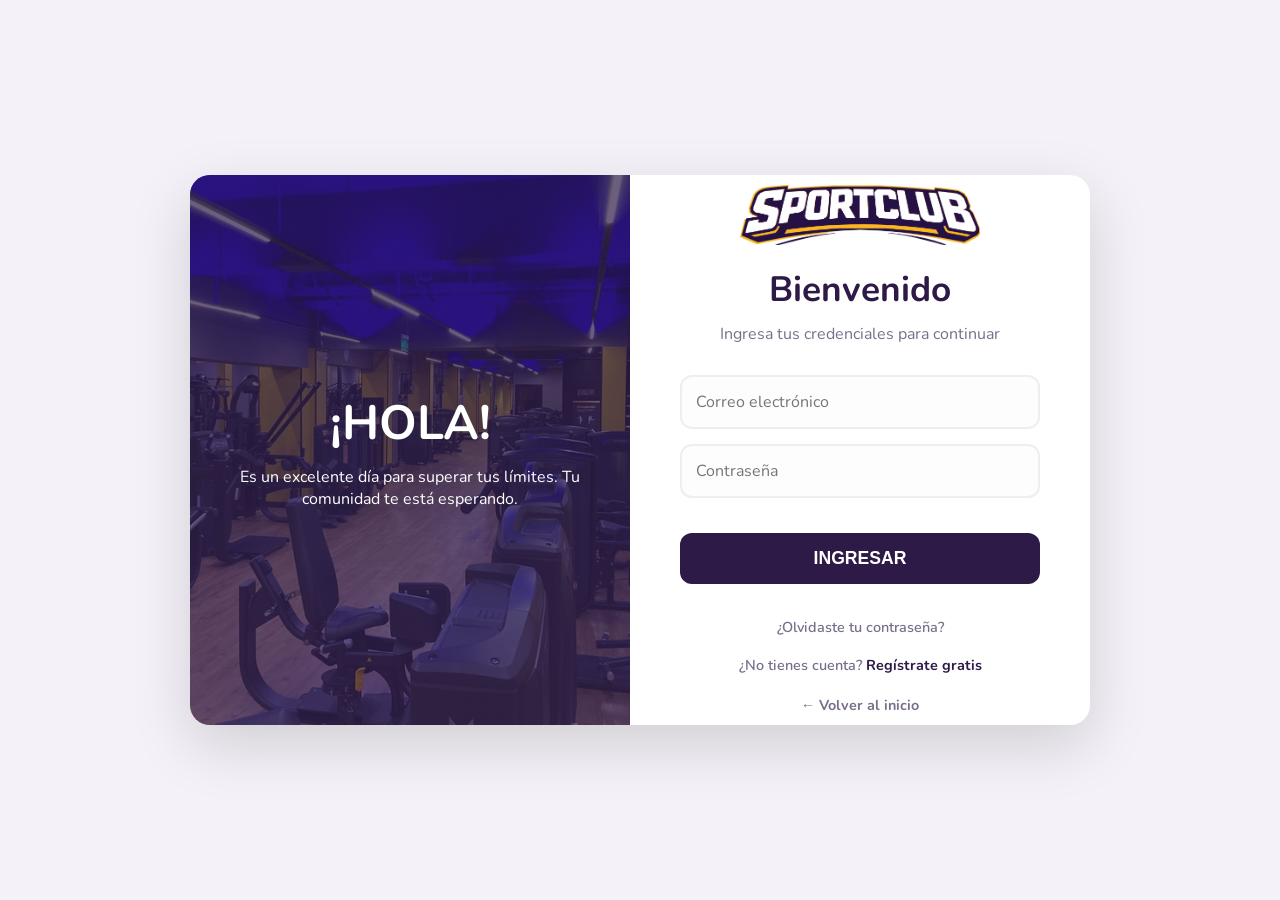
<file: login.html>
<!DOCTYPE html>
<html lang="es">
<head>
  <meta charset="UTF-8">
  <meta name="viewport" content="width=device-width, initial-scale=1.0">
  <title>Iniciar Sesión – SportClub</title>
  <link rel="icon" href="img/logo.jpg" type="image/png">
  <link rel="stylesheet" href="CSS/styles.css">
  <style>
    body {
      margin: 0;
      padding: 0;
      height: 100vh;
      display: flex;
      align-items: center;
      justify-content: center;
      background: #f4f2f8;
    }

    .login-container {
      display: flex;
      width: 900px;
      height: 550px;
      background: white;
      border-radius: 20px;
      overflow: hidden;
      box-shadow: 0 20px 60px rgba(0,0,0,0.15);
    }

    .login-image {
      flex: 1;
      background: linear-gradient(rgba(46, 26, 71, 0.7), rgba(46, 26, 71, 0.7)), url('img/gim4.jpg');
      background-size: cover;
      background-position: center;
      display: flex;
      flex-direction: column;
      justify-content: center;
      align-items: center;
      color: white;
      padding: 40px;
      text-align: center;
    }

    .login-image h2 {
      font-size: 3rem;
      margin-bottom: 10px;
    }

    .login-form-side {
      flex: 1;
      padding: 50px;
      display: flex;
      flex-direction: column;
      justify-content: center;
    }

    .auth-logo {
      height: 60px;
      margin-bottom: 20px;
      align-self: center;
    }

    .login-form-side h1 {
      font-size: 2.2rem;
      color: var(--purple-dark);
      margin-bottom: 10px;
      text-align: center;
    }

    .subtitle {
      text-align: center;
      color: var(--text-muted);
      margin-bottom: 30px;
    }

    .form-group input {
      width: 100%;
      padding: 14px;
      border: 2px solid #eee;
      border-radius: 12px;
      font-size: 1rem;
      transition: all 0.3s;
      background: #fdfdfd;
    }

    .form-group input:focus {
      border-color: var(--purple-dark);
      background: white;
      box-shadow: 0 5px 15px rgba(46, 26, 71, 0.1);
      outline: none;
    }

    .btn-login-submit {
      width: 100%;
      padding: 15px;
      background-color: var(--purple-dark);
      color: white;
      border: none;
      border-radius: 12px;
      font-size: 1.1rem;
      font-weight: 800;
      cursor: pointer;
      transition: all 0.3s;
      margin-top: 10px;
    }

    .btn-login-submit:hover {
      background-color: var(--purple-mid);
      transform: translateY(-2px);
      box-shadow: 0 8px 20px rgba(46, 26, 71, 0.2);
    }

    .auth-links {
      margin-top: 25px;
      text-align: center;
      display: flex;
      flex-direction: column;
      gap: 10px;
    }

    .auth-links a {
      text-decoration: none;
      color: var(--text-muted);
      font-size: 0.9rem;
      transition: color 0.3s;
    }

    .auth-links a:hover {
      color: var(--purple-dark);
    }

    .auth-links strong {
      color: var(--purple-dark);
    }

    @media (max-width: 850px) {
      .login-image { display: none; }
      .login-container { width: 400px; height: auto; }
    }
  </style>
</head>
<body>

  <div class="login-container">
    
    <div class="login-image">
      <h2>¡HOLA!</h2>
      <p>Es un excelente día para superar tus límites. Tu comunidad te está esperando.</p>
    </div>

    <div class="login-form-side">
      <img src="logo_empresa_letra_v1.png" alt="SportClub" class="auth-logo">
      <h1>Bienvenido</h1>
      <p class="subtitle">Ingresa tus credenciales para continuar</p>

      <form onsubmit="return handleLogin(event)">
        <div class="form-group" style="margin-bottom: 15px;">
          <input type="email" id="email" placeholder="Correo electrónico" required>
        </div>

        <div class="form-group" style="margin-bottom: 25px;">
          <input type="password" id="password" placeholder="Contraseña" required>
        </div>

        <button type="submit" class="btn-login-submit">INGRESAR</button>
      </form>

      <div class="auth-links">
        <a href="recover.html">¿Olvidaste tu contraseña?</a>
        <a href="register.html">¿No tienes cuenta? <strong>Regístrate gratis</strong></a>
        <a href="index.html" style="margin-top:10px; font-weight:700;">← Volver al inicio</a>
      </div>
    </div>

  </div>

  <script>
    function handleLogin(event) {
      event.preventDefault();
      
      const email = document.getElementById('email').value.toLowerCase();
      let destino = 'dashboard-user.html';

      if (email === 'carlosr@coach.com') {
        destino = 'dashboard-coach.html';
      } else if (email.endsWith('@admin.com')) {
        destino = 'dashboard-admin.html';
      }

      window.location.href = destino;
      return false;
    }
  </script>

</body>
</html>
</file>
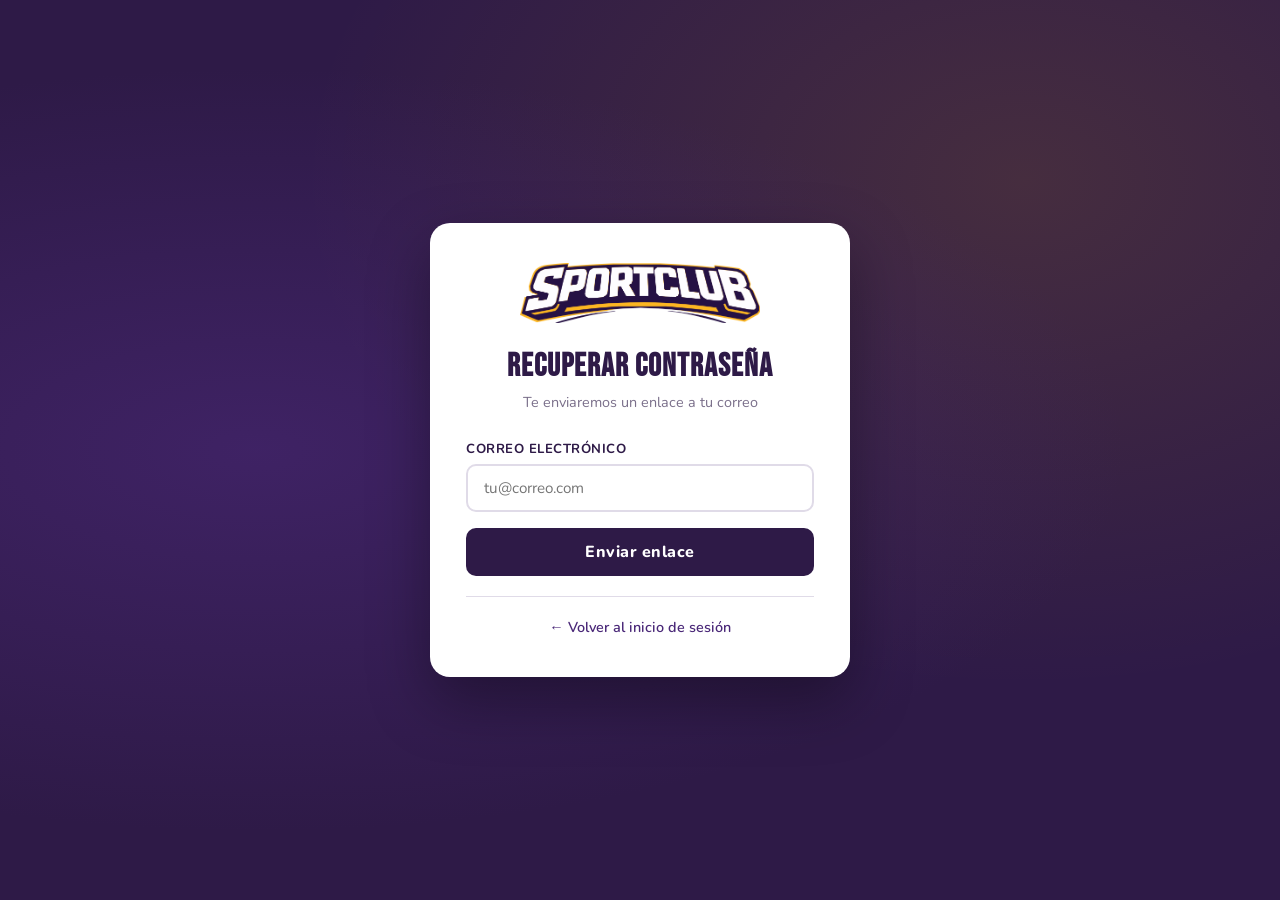
<file: recover.html>
<!DOCTYPE html>
<html lang="es">
<head>
  <meta charset="UTF-8">
  <meta name="viewport" content="width=device-width, initial-scale=1.0">
  <title>Recuperar Contraseña – SportClub</title>
<link rel="icon" href="img/logo.jpg" type="image/png">
  <link rel="stylesheet" href="CSS/styles.css">
</head>
<body class="centered-page">

  <div class="auth-card">
    <img src="logo_empresa_letra_v1.png" alt="SportClub" class="auth-logo">
    <h1>Recuperar Contraseña</h1>
    <p class="subtitle">Te enviaremos un enlace a tu correo</p>

    <div class="alert success" id="successMsg">
      ✅ ¡Correo enviado! Revisa tu bandeja de entrada.
    </div>

    <form id="recoverForm" onsubmit="return handleRecover(event)">

      <div class="form-group">
        <label for="email">Correo electrónico</label>
        <input type="email" id="email" placeholder="tu@correo.com" required>
      </div>

      <button type="submit" class="btn-primary">Enviar enlace</button>
    </form>

    <hr class="divider">

    <div class="auth-links">
      <a href="login.html">← Volver al inicio de sesión</a>
    </div>
  </div>

  <script>
    document.getElementById('successMsg').style.display = 'none';

    function handleRecover(e) {
      e.preventDefault();
      document.getElementById('recoverForm').style.display = 'none';
      document.getElementById('successMsg').style.display = 'block';
      return false;
    }
  </script>

</body>
</html>
</file>
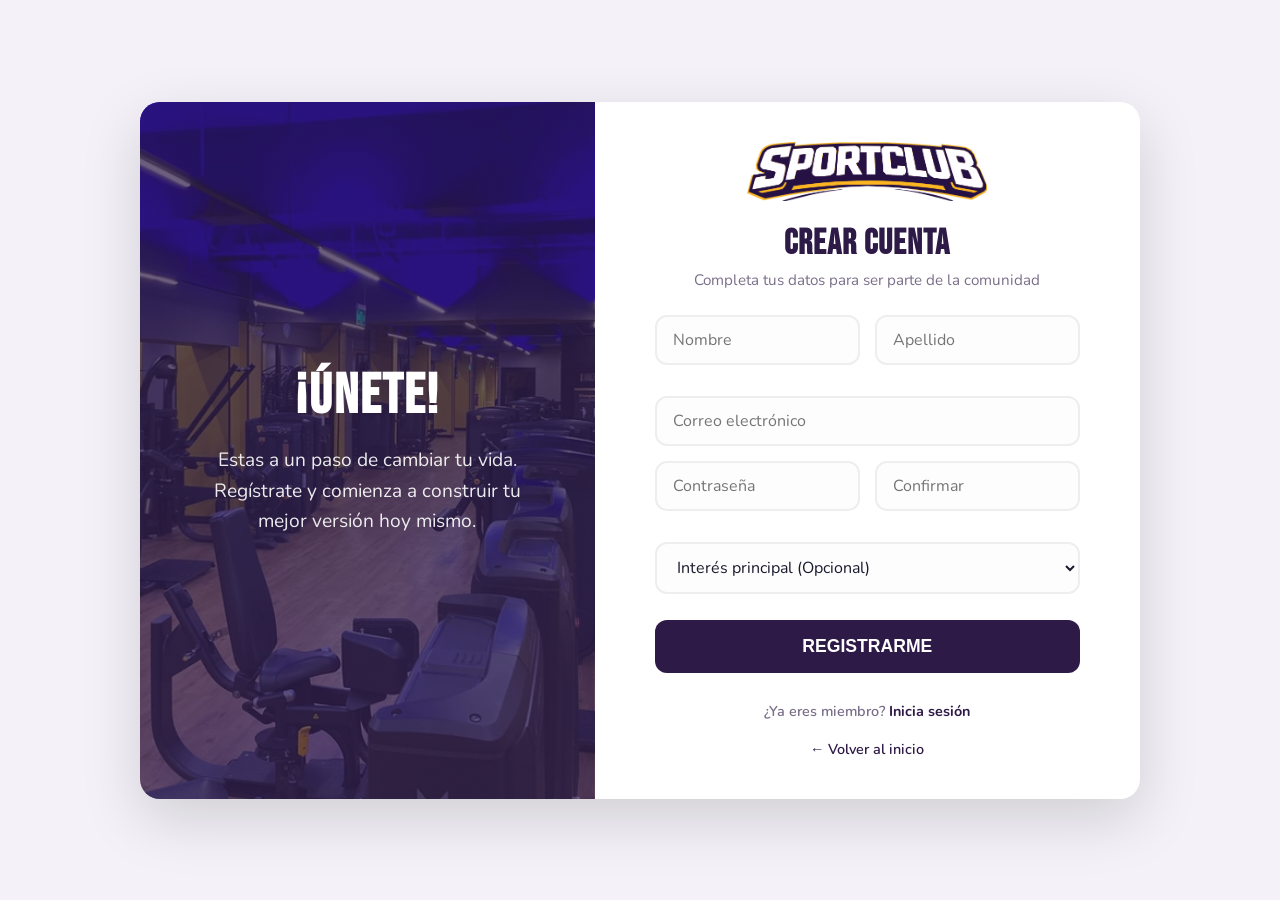
<file: register.html>
<!DOCTYPE html>
<html lang="es">
<head>
  <meta charset="UTF-8">
  <meta name="viewport" content="width=device-width, initial-scale=1.0">
  <title>Crear Cuenta – SportClub</title>
  <link rel="icon" href="img/logo.jpg" type="image/png">
  <link rel="stylesheet" href="CSS/styles.css">
  <style>
    body {
      margin: 0;
      padding: 0;
      min-height: 100vh;
      display: flex;
      align-items: center;
      justify-content: center;
      background: #f4f2f8;
      font-family: 'Nunito', sans-serif;
    }

    .register-container {
      display: flex;
      width: 1000px;
      min-height: 650px;
      background: white;
      border-radius: 20px;
      overflow: hidden;
      box-shadow: 0 20px 60px rgba(0,0,0,0.15);
      margin: 20px;
    }

    .register-image {
      flex: 1;
      background: linear-gradient(rgba(46, 26, 71, 0.7), rgba(46, 26, 71, 0.7)), url('img/gim4.jpg');
      background-size: cover;
      background-position: center;
      display: flex;
      flex-direction: column;
      justify-content: center;
      align-items: center;
      color: white;
      padding: 50px;
      text-align: center;
    }

    .register-image h2 {
      font-size: 3.5rem;
      margin-bottom: 15px;
      font-family: 'Bebas Neue', sans-serif;
      letter-spacing: 2px;
    }

    .register-image p {
      font-size: 1.2rem;
      opacity: 0.9;
      line-height: 1.6;
    }

    .register-form-side {
      flex: 1.2;
      padding: 40px 60px;
      display: flex;
      flex-direction: column;
      justify-content: center;
    }

    .auth-logo {
      height: 60px;
      margin-bottom: 20px;
      margin-top: 0;
      align-self: center;
      object-fit: contain;
    }

    .register-form-side h1 {
      font-size: 2.2rem;
      color: var(--purple-dark);
      margin-bottom: 5px;
      text-align: center;
      font-family: 'Bebas Neue', sans-serif;
      letter-spacing: 1px;
    }

    .subtitle {
      text-align: center;
      color: var(--text-muted);
      margin-bottom: 25px;
      font-size: 0.95rem;
    }

    .form-row {
      display: grid;
      grid-template-columns: 1fr 1fr;
      gap: 15px;
      margin-bottom: 15px;
    }

    .form-group input, .form-group select {
      width: 100%;
      padding: 12px 16px;
      border: 2px solid #eee;
      border-radius: 12px;
      font-size: 1rem;
      font-family: 'Nunito', sans-serif;
      transition: all 0.3s;
      background: #fdfdfd;
    }

    .form-group input:focus, .form-group select:focus {
      border-color: var(--purple-dark);
      outline: none;
      box-shadow: 0 5px 15px rgba(46, 26, 71, 0.1);
    }

    .btn-register-submit {
      width: 100%;
      padding: 16px;
      background-color: var(--purple-dark);
      color: white;
      border: none;
      border-radius: 12px;
      font-size: 1.1rem;
      font-weight: 800;
      cursor: pointer;
      transition: all 0.3s;
      margin-top: 10px;
    }

    .btn-register-submit:hover {
      background-color: var(--purple-mid);
      transform: translateY(-2px);
    }

    .auth-links {
      margin-top: 20px;
      text-align: center;
      display: flex;
      flex-direction: column;
      gap: 10px;
    }

    .auth-links a {
      text-decoration: none;
      color: var(--text-muted);
      font-size: 0.9rem;
    }

    .auth-links strong {
      color: var(--purple-dark);
    }

    .btn-back-home {
      display: inline-block;
      margin-top: 10px;
      color: var(--purple-dark) !important;
      font-weight: 700;
      font-size: 0.85rem;
    }

    @media (max-width: 950px) {
      .register-container {
        flex-direction: column;
        width: 100%;
        max-width: 450px;
        min-height: auto;
      }
      .register-image { display: none; }
      .register-form-side { padding: 30px; }
    }
  </style>
</head>
<body>

  <div class="register-container">
    
    <div class="register-image">
      <h2>¡ÚNETE!</h2>
      <p>Estas a un paso de cambiar tu vida. Regístrate y comienza a construir tu mejor versión hoy mismo.</p>
    </div>

    <div class="register-form-side">
      <img src="logo_empresa_letra_v1.png" alt="SportClub" class="auth-logo">
      
      <h1>Crear Cuenta</h1>
      <p class="subtitle">Completa tus datos para ser parte de la comunidad</p>

      
      <div id="successMessage" style="display:none; text-align:center; padding: 30px 10px;">
        <div style="font-size: 3rem; margin-bottom: 16px;">✅</div>
        <h2 style="font-family:'Bebas Neue',sans-serif; color: var(--purple-dark); font-size: 1.8rem; margin-bottom: 10px;">¡Cuenta Creada!</h2>
        <p style="color: #666; margin-bottom: 24px; font-size: 0.95rem;">Tu cuenta fue registrada exitosamente.<br>Inicia sesión para acceder a tu panel.</p>
        <a href="login.html" style="display:inline-block; background: var(--purple-dark); color: white; padding: 12px 32px; border-radius: 12px; font-weight: 800; text-decoration: none; font-size: 1rem; transition: 0.2s;">Ir a Iniciar Sesión</a>
        <br>
        <a href="index.html" style="display:inline-block; margin-top: 14px; color: #999; font-size: 0.85rem; text-decoration: none;">← Volver al inicio</a>
      </div>

      <form id="registerForm" onsubmit="return handleRegister(event)">
        <div class="form-row">
          <div class="form-group">
            <input type="text" placeholder="Nombre" required>
          </div>
          <div class="form-group">
            <input type="text" placeholder="Apellido" required>
          </div>
        </div>

        <div class="form-group" style="margin-bottom: 15px;">
          <input type="email" placeholder="Correo electrónico" required>
        </div>

        <div class="form-row">
          <div class="form-group">
            <input type="password" placeholder="Contraseña" minlength="6" required>
          </div>
          <div class="form-group">
            <input type="password" placeholder="Confirmar" required>
          </div>
        </div>

        <div class="form-group">
          <select required>
            <option value="" disabled selected>Interés principal (Opcional)</option>
            <option>CrossFit</option>
            <option>Funcional</option>
            <option>Spinning</option>
            <option>Yoga</option>
          </select>
        </div>

        <button type="submit" class="btn-register-submit">REGISTRARME</button>
      </form>

      <div class="auth-links">
        <a href="login.html">¿Ya eres miembro? <strong>Inicia sesión</strong></a>
        <a href="index.html" class="btn-back-home">← Volver al inicio</a>
      </div>
    </div>

  </div>

  <script>
    function handleRegister(event) {
      event.preventDefault();

      
      document.getElementById('registerForm').style.display = 'none';
      document.getElementById('successMessage').style.display = 'block';
      return false;
    }
  </script>

</body>
</html>
</file>
<file: CSS/styles.css>
@import url('https://fonts.googleapis.com/css2?family=Bebas+Neue&family=Nunito:wght@400;600;700;800&display=swap');


:root {
  --purple-dark: #2E1A47;
  --purple-mid: #4a2878;
  --yellow: #F2B705;
  --yellow-hover: #d9a404;
  --white: #FFFFFF;
  --gray-light: #f4f2f8;
  --gray-mid: #e0dbe8;
  --text-dark: #1a1a2e;
  --text-muted: #7a6f8a;

  /* Colores por perfil */
  --user-color: #1565C0;
  --user-light: #e8f0fe;
  --coach-color: #2E7D32;
  --coach-light: #e8f5e9;
  --admin-color: #6A1B9A;
  --admin-light: #f3e5f5;
}


*, *::before, *::after {
  margin: 0;
  padding: 0;
  box-sizing: border-box;
}

body {
  font-family: 'Nunito', sans-serif;
  background: var(--gray-light);
  color: var(--text-dark);
  min-height: 100vh;
}


body.centered-page {
  display: flex;
  flex-direction: column;
  align-items: center;
  justify-content: center;
  background: var(--purple-dark);
  background-image:
    radial-gradient(ellipse at 20% 50%, rgba(74,40,120,0.6) 0%, transparent 60%),
    radial-gradient(ellipse at 80% 20%, rgba(242,183,5,0.12) 0%, transparent 50%);
  min-height: 100vh;
}

.auth-card {
  background: var(--white);
  border-radius: 20px;
  padding: 40px 36px;
  width: 100%;
  max-width: 420px;
  box-shadow: 0 24px 60px rgba(0,0,0,0.35);
  animation: slideUp 0.45s ease;
}

@keyframes slideUp {
  from { opacity: 0; transform: translateY(30px); }
  to   { opacity: 1; transform: translateY(0); }
}

.auth-logo {
  display: block;
  margin: 0 auto 24px;
  height: 60px;
  object-fit: contain;
}

.auth-card h1 {
  font-family: 'Bebas Neue', sans-serif;
  font-size: 2rem;
  color: var(--purple-dark);
  text-align: center;
  letter-spacing: 1px;
  margin-bottom: 6px;
}

.auth-card p.subtitle {
  text-align: center;
  color: var(--text-muted);
  font-size: 0.9rem;
  margin-bottom: 28px;
}


.form-group {
  margin-bottom: 16px;
}

.form-group label {
  display: block;
  font-size: 0.82rem;
  font-weight: 700;
  color: var(--purple-dark);
  margin-bottom: 6px;
  text-transform: uppercase;
  letter-spacing: 0.5px;
}

.form-group input,
.form-group select,
.form-group textarea {
  width: 100%;
  padding: 12px 16px;
  border: 2px solid var(--gray-mid);
  border-radius: 10px;
  font-family: 'Nunito', sans-serif;
  font-size: 0.95rem;
  color: var(--text-dark);
  background: var(--white);
  transition: border-color 0.2s, box-shadow 0.2s;
  outline: none;
}

.form-group input:focus,
.form-group select:focus,
.form-group textarea:focus {
  border-color: var(--purple-mid);
  box-shadow: 0 0 0 3px rgba(74,40,120,0.12);
}


.btn-primary {
  display: block;
  width: 100%;
  padding: 13px;
  background: var(--purple-dark);
  color: var(--white);
  border: none;
  border-radius: 10px;
  font-family: 'Nunito', sans-serif;
  font-size: 1rem;
  font-weight: 800;
  letter-spacing: 0.5px;
  cursor: pointer;
  transition: background 0.2s, transform 0.1s;
  margin-top: 8px;
  text-align: center;
  text-decoration: none;
}

.btn-primary:hover {
  background: var(--purple-mid);
  transform: translateY(-1px);
}

.btn-primary:active {
  transform: translateY(0);
}

.btn-yellow {
  background: var(--yellow);
  color: var(--purple-dark);
}

.btn-yellow:hover {
  background: var(--yellow-hover);
}

.btn-outline {
  display: block;
  width: 100%;
  padding: 13px;
  background: transparent;
  color: var(--purple-dark);
  border: 2px solid var(--purple-dark);
  border-radius: 10px;
  font-family: 'Nunito', sans-serif;
  font-size: 1rem;
  font-weight: 700;
  cursor: pointer;
  transition: all 0.2s;
  margin-top: 10px;
  text-align: center;
  text-decoration: none;
}

.btn-outline:hover {
  background: var(--purple-dark);
  color: var(--white);
}

.btn-sm {
  display: inline-block;
  padding: 6px 14px;
  border-radius: 8px;
  font-family: 'Nunito', sans-serif;
  font-size: 0.82rem;
  font-weight: 700;
  cursor: pointer;
  border: none;
  transition: all 0.2s;
  text-decoration: none;
}

.btn-sm.yellow { background: var(--yellow); color: var(--purple-dark); }
.btn-sm.yellow:hover { background: var(--yellow-hover); }
.btn-sm.purple { background: var(--purple-dark); color: var(--white); }
.btn-sm.purple:hover { background: var(--purple-mid); }
.btn-sm.outline { background: transparent; border: 2px solid currentColor; }


.auth-links {
  text-align: center;
  margin-top: 18px;
}

.auth-links a {
  color: var(--purple-mid);
  text-decoration: none;
  font-size: 0.9rem;
  font-weight: 600;
  display: block;
  margin-top: 8px;
  transition: color 0.2s;
}

.auth-links a:hover {
  color: var(--yellow-hover);
}


.divider {
  border: none;
  border-top: 1px solid var(--gray-mid);
  margin: 20px 0;
}


.alert {
  padding: 12px 16px;
  border-radius: 10px;
  font-size: 0.9rem;
  font-weight: 600;
  margin-bottom: 16px;
  display: none;
}

.alert.success { background: #e8f5e9; color: #2e7d32; border: 1px solid #a5d6a7; display: block; }
.alert.error   { background: #fce4ec; color: #c62828; border: 1px solid #ef9a9a; display: block; }


.landing-hero {
  text-align: center;
  margin-bottom: 30px;
  animation: slideUp 0.5s ease;
}

.landing-hero h1 {
  font-family: 'Bebas Neue', sans-serif;
  font-size: 2.8rem;
  color: var(--white);
  letter-spacing: 2px;
  line-height: 1.1;
  margin-bottom: 8px;
}

.landing-hero p {
  color: rgba(255,255,255,0.75);
  font-size: 1rem;
  max-width: 320px;
  margin: 0 auto;
}

.landing-tagline {
  display: inline-block;
  background: var(--yellow);
  color: var(--purple-dark);
  font-weight: 800;
  font-size: 0.8rem;
  letter-spacing: 1.5px;
  text-transform: uppercase;
  padding: 4px 12px;
  border-radius: 20px;
  margin-bottom: 12px;
}


body.dashboard {
  display: flex;
  flex-direction: column;
  background: var(--gray-light);
  min-height: 100vh;
}


.dash-header {
  display: flex;
  align-items: center;
  justify-content: space-between;
  padding: 0 28px;
  height: 64px;
  position: sticky;
  top: 0;
  z-index: 100;
  box-shadow: 0 2px 12px rgba(0,0,0,0.18);
}

.dash-header img {
  height: 40px;
  object-fit: contain;
}

.dash-header-actions {
  display: flex;
  gap: 10px;
  align-items: center;
}

.dash-header-actions button,
.dash-header-actions a {
  padding: 7px 16px;
  border-radius: 8px;
  font-family: 'Nunito', sans-serif;
  font-size: 0.85rem;
  font-weight: 700;
  cursor: pointer;
  border: none;
  text-decoration: none;
  transition: all 0.2s;
}

.btn-edit-profile {
  background: rgba(255,255,255,0.15);
  color: var(--white);
  border: 1px solid rgba(255,255,255,0.3) !important;
}

.btn-edit-profile:hover {
  background: rgba(255,255,255,0.25);
}

.btn-logout {
  background: var(--yellow) !important;
  color: var(--purple-dark) !important;
}

.btn-logout:hover {
  background: var(--yellow-hover) !important;
}


.dash-nav {
  display: flex;
  align-items: center;
  padding: 0 28px;
  height: 48px;
  gap: 4px;
  border-bottom: 1px solid rgba(0,0,0,0.06);
}

.dash-nav a {
  padding: 6px 16px;
  border-radius: 8px;
  font-size: 0.9rem;
  font-weight: 700;
  text-decoration: none;
  transition: all 0.2s;
}


.dash-main {
  padding: 28px;
  flex: 1;
}

.dash-main h2 {
  font-family: 'Bebas Neue', sans-serif;
  font-size: 1.6rem;
  letter-spacing: 1px;
  margin-bottom: 20px;
}

.dash-grid {
  display: grid;
  grid-template-columns: repeat(auto-fit, minmax(280px, 1fr));
  gap: 20px;
}


.card {
  background: var(--white);
  border-radius: 14px;
  padding: 22px 24px;
  box-shadow: 0 2px 10px rgba(0,0,0,0.07);
}

.card h3 {
  font-family: 'Bebas Neue', sans-serif;
  font-size: 1.1rem;
  letter-spacing: 1px;
  margin-bottom: 14px;
  padding-bottom: 10px;
  border-bottom: 2px solid var(--gray-mid);
}


.dash-table {
  width: 100%;
  border-collapse: collapse;
  font-size: 0.88rem;
}

.dash-table th {
  text-align: left;
  padding: 8px 10px;
  font-size: 0.75rem;
  text-transform: uppercase;
  letter-spacing: 0.5px;
  border-bottom: 2px solid var(--gray-mid);
  color: var(--text-muted);
}

.dash-table td {
  padding: 10px 10px;
  border-bottom: 1px solid var(--gray-light);
  vertical-align: middle;
}

.dash-table tr:last-child td {
  border-bottom: none;
}


.item-list {
  list-style: none;
}

.item-list li {
  padding: 10px 0;
  border-bottom: 1px solid var(--gray-light);
  font-size: 0.9rem;
  display: flex;
  align-items: center;
  justify-content: space-between;
}

.item-list li:last-child {
  border-bottom: none;
}


.badge {
  display: inline-block;
  padding: 3px 10px;
  border-radius: 20px;
  font-size: 0.75rem;
  font-weight: 700;
}


.stat-grid {
  display: grid;
  grid-template-columns: repeat(3, 1fr);
  gap: 12px;
  margin-bottom: 20px;
}

.stat-card {
  background: var(--white);
  border-radius: 12px;
  padding: 16px;
  text-align: center;
  box-shadow: 0 2px 8px rgba(0,0,0,0.07);
}

.stat-card .stat-number {
  font-family: 'Bebas Neue', sans-serif;
  font-size: 2.2rem;
  line-height: 1;
  margin-bottom: 4px;
}

.stat-card .stat-label {
  font-size: 0.78rem;
  color: var(--text-muted);
  font-weight: 700;
  text-transform: uppercase;
  letter-spacing: 0.4px;
}


.avatar {
  width: 42px;
  height: 42px;
  border-radius: 50%;
  display: flex;
  align-items: center;
  justify-content: center;
  font-weight: 800;
  font-size: 1rem;
  flex-shrink: 0;
}


body.user-dash .dash-header { background: var(--user-color); }
body.user-dash .dash-nav { background: #e8f0fe; }
body.user-dash .dash-nav a { color: var(--user-color); }
body.user-dash .dash-nav a:hover,
body.user-dash .dash-nav a.active { background: var(--user-color); color: var(--white); }
body.user-dash .card h3 { color: var(--user-color); border-color: var(--user-light); }
body.user-dash .badge { background: var(--user-light); color: var(--user-color); }
body.user-dash .stat-card .stat-number { color: var(--user-color); }
body.user-dash .avatar { background: var(--user-light); color: var(--user-color); }
body.user-dash .btn-sm.main { background: var(--user-color); color: #fff; }
body.user-dash .btn-sm.main:hover { background: #0d47a1; }


body.coach-dash .dash-header { background: var(--coach-color); }
body.coach-dash .dash-nav { background: #e8f5e9; }
body.coach-dash .dash-nav a { color: var(--coach-color); }
body.coach-dash .dash-nav a:hover,
body.coach-dash .dash-nav a.active { background: var(--coach-color); color: var(--white); }
body.coach-dash .card h3 { color: var(--coach-color); border-color: var(--coach-light); }
body.coach-dash .badge { background: var(--coach-light); color: var(--coach-color); }
body.coach-dash .stat-card .stat-number { color: var(--coach-color); }
body.coach-dash .avatar { background: var(--coach-light); color: var(--coach-color); }
body.coach-dash .btn-sm.main { background: var(--coach-color); color: #fff; }
body.coach-dash .btn-sm.main:hover { background: #1b5e20; }


body.admin-dash .dash-header { background: var(--admin-color); }
body.admin-dash .dash-nav { background: #f3e5f5; }
body.admin-dash .dash-nav a { color: var(--admin-color); }
body.admin-dash .dash-nav a:hover,
body.admin-dash .dash-nav a.active { background: var(--admin-color); color: var(--white); }
body.admin-dash .card h3 { color: var(--admin-color); border-color: #e1bee7; }
body.admin-dash .badge { background: #f3e5f5; color: var(--admin-color); }
body.admin-dash .stat-card .stat-number { color: var(--admin-color); }
body.admin-dash .avatar { background: #f3e5f5; color: var(--admin-color); }
body.admin-dash .btn-sm.main { background: var(--admin-color); color: #fff; }
body.admin-dash .btn-sm.main:hover { background: #4a148c; }


@media (max-width: 600px) {
  .auth-card { margin: 20px; padding: 28px 20px; }
  .dash-main { padding: 16px; }
  .stat-grid { grid-template-columns: repeat(2, 1fr); }
  .dash-header { padding: 0 16px; }
  .dash-nav { padding: 0 12px; overflow-x: auto; }
}
</file>
